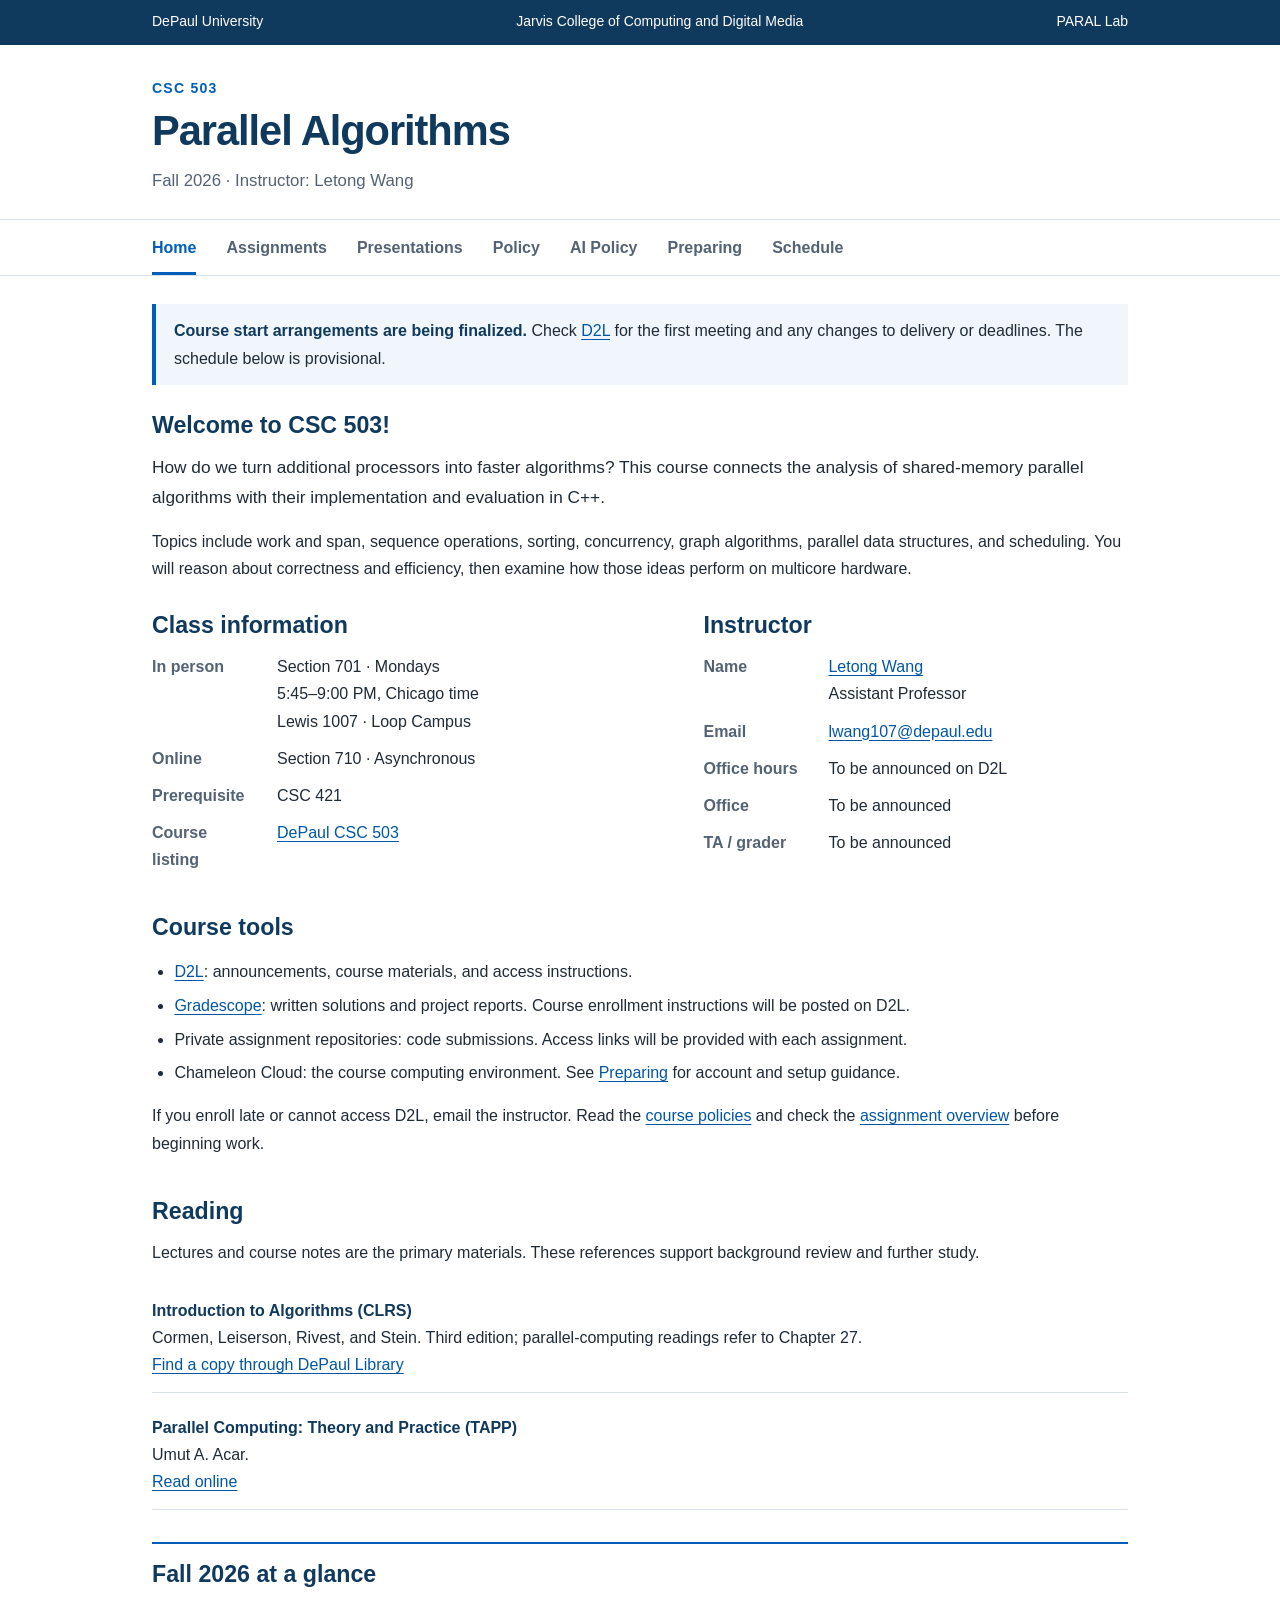
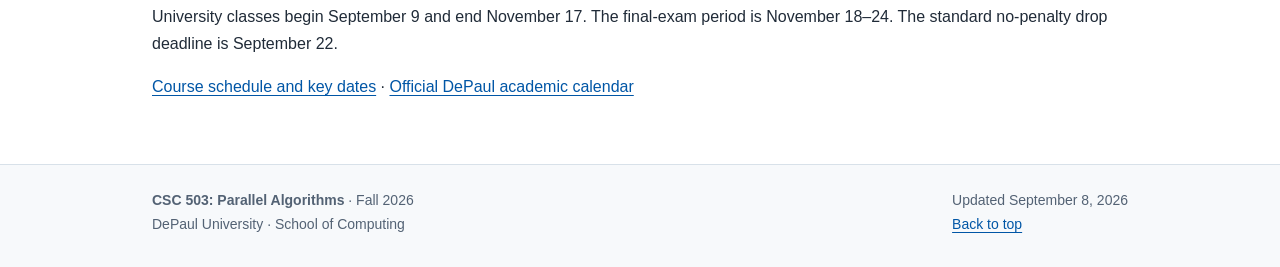
<file: teaching/csc503/fall2026/index.html>
<!DOCTYPE html>
<html lang="en">
<head>
<meta charset="utf-8">
<meta name="viewport" content="width=device-width, initial-scale=1">
<title>Home | CSC 503 | DePaul University</title>
<meta name="description" content="Home — CSC 503: Parallel Algorithms, Fall 2026, DePaul University. Instructor: Letong Wang.">
<meta name="theme-color" content="#10395e">
<link rel="stylesheet" href="./assets/course.css">
</head>
<body id="top">
<a class="skip" href="#main">Skip to content</a>
<div class="institution"><div class="wrap"><a href="https://www.depaul.edu/">DePaul University</a><span class="college">Jarvis College of Computing and Digital Media</span><a href="https://lottiewang.github.io/PARAL-Lab/">PARAL Lab</a></div></div>
<header class="masthead"><div class="wrap"><p class="eyebrow">CSC 503</p><h1><a href="./index.html">Parallel Algorithms</a></h1><p class="term">Fall 2026 · Instructor: Letong Wang</p></div></header>
<nav class="nav" aria-label="Course navigation"><ul class="wrap"><li><a href="./index.html" aria-current="page">Home</a></li><li><a href="./assignments/">Assignments</a></li><li><a href="./presentations/">Presentations</a></li><li><a href="./policy/">Policy</a></li><li><a href="./ai-policy/">AI Policy</a></li><li><a href="./preparing/">Preparing</a></li><li><a href="./schedule/">Schedule</a></li></ul></nav>
<main class="wrap" id="main">
<div class="notice"><p><strong>Course start arrangements are being finalized.</strong> Check <a href="https://d2l.depaul.edu/">D2L</a> for the first meeting and any changes to delivery or deadlines. The schedule below is provisional.</p></div>
<h2 style="margin-top:0">Welcome to CSC 503!</h2>
<p class="lead">How do we turn additional processors into faster algorithms? This course connects the analysis of shared-memory parallel algorithms with their implementation and evaluation in C++.</p>
<p>Topics include work and span, sequence operations, sorting, concurrency, graph algorithms, parallel data structures, and scheduling. You will reason about correctness and efficiency, then examine how those ideas perform on multicore hardware.</p>
<div class="two-col">
<section><h2>Class information</h2><dl class="details"><dt>In person</dt><dd>Section 701 · Mondays<br>5:45–9:00 PM, Chicago time<br>Lewis 1007 · Loop Campus</dd><dt>Online</dt><dd>Section 710 · Asynchronous</dd><dt>Prerequisite</dt><dd>CSC 421</dd><dt>Course listing</dt><dd><a href="https://www.cdm.depaul.edu/academics/Pages/courseinfo.aspx?Subject=CSC&amp;CatalogNbr=503">DePaul CSC 503</a></dd></dl></section>
<section><h2>Instructor</h2><dl class="details"><dt>Name</dt><dd><a href="https://sites.google.com/view/letong-wang/home">Letong Wang</a><br>Assistant Professor</dd><dt>Email</dt><dd><a href="mailto:lwang107@depaul.edu">lwang107@depaul.edu</a></dd><dt>Office hours</dt><dd>To be announced on D2L</dd><dt>Office</dt><dd>To be announced</dd><dt>TA / grader</dt><dd>To be announced</dd></dl></section>
</div>
<h2>Course tools</h2>
<ul><li><a href="https://d2l.depaul.edu/">D2L</a>: announcements, course materials, and access instructions.</li><li><a href="https://www.gradescope.com/">Gradescope</a>: written solutions and project reports. Course enrollment instructions will be posted on D2L.</li><li>Private assignment repositories: code submissions. Access links will be provided with each assignment.</li><li>Chameleon Cloud: the course computing environment. See <a href="preparing/">Preparing</a> for account and setup guidance.</li></ul>
<p>If you enroll late or cannot access D2L, email the instructor. Read the <a href="policy/">course policies</a> and check the <a href="assignments/">assignment overview</a> before beginning work.</p>
<h2>Reading</h2>
<p>Lectures and course notes are the primary materials. These references support background review and further study.</p>
<ul class="resources"><li><strong>Introduction to Algorithms (CLRS)</strong><p>Cormen, Leiserson, Rivest, and Stein. Third edition; parallel-computing readings refer to Chapter 27.</p><a href="https://library.depaul.edu/">Find a copy through DePaul Library</a></li><li><strong>Parallel Computing: Theory and Practice (TAPP)</strong><p>Umut A. Acar.</p><a href="https://www.cs.cmu.edu/afs/cs/academic/class/15210-f15/www/tapp.html">Read online</a></li></ul>
<section class="calendar-note"><h2>Fall 2026 at a glance</h2><p>University classes begin September 9 and end November 17. The final-exam period is November 18–24. The standard no-penalty drop deadline is September 22.</p><p><a href="schedule/">Course schedule and key dates</a> · <a href="https://academics.depaul.edu/calendar/Pages/default.aspx">Official DePaul academic calendar</a></p></section>
</main>
<footer class="footer"><div class="wrap"><div><p><strong>CSC 503: Parallel Algorithms</strong> · Fall 2026</p><p>DePaul University · School of Computing</p></div><p>Updated September 8, 2026<br><a class="back-top" href="#top">Back to top</a></p></div></footer>
</body></html>
</file>
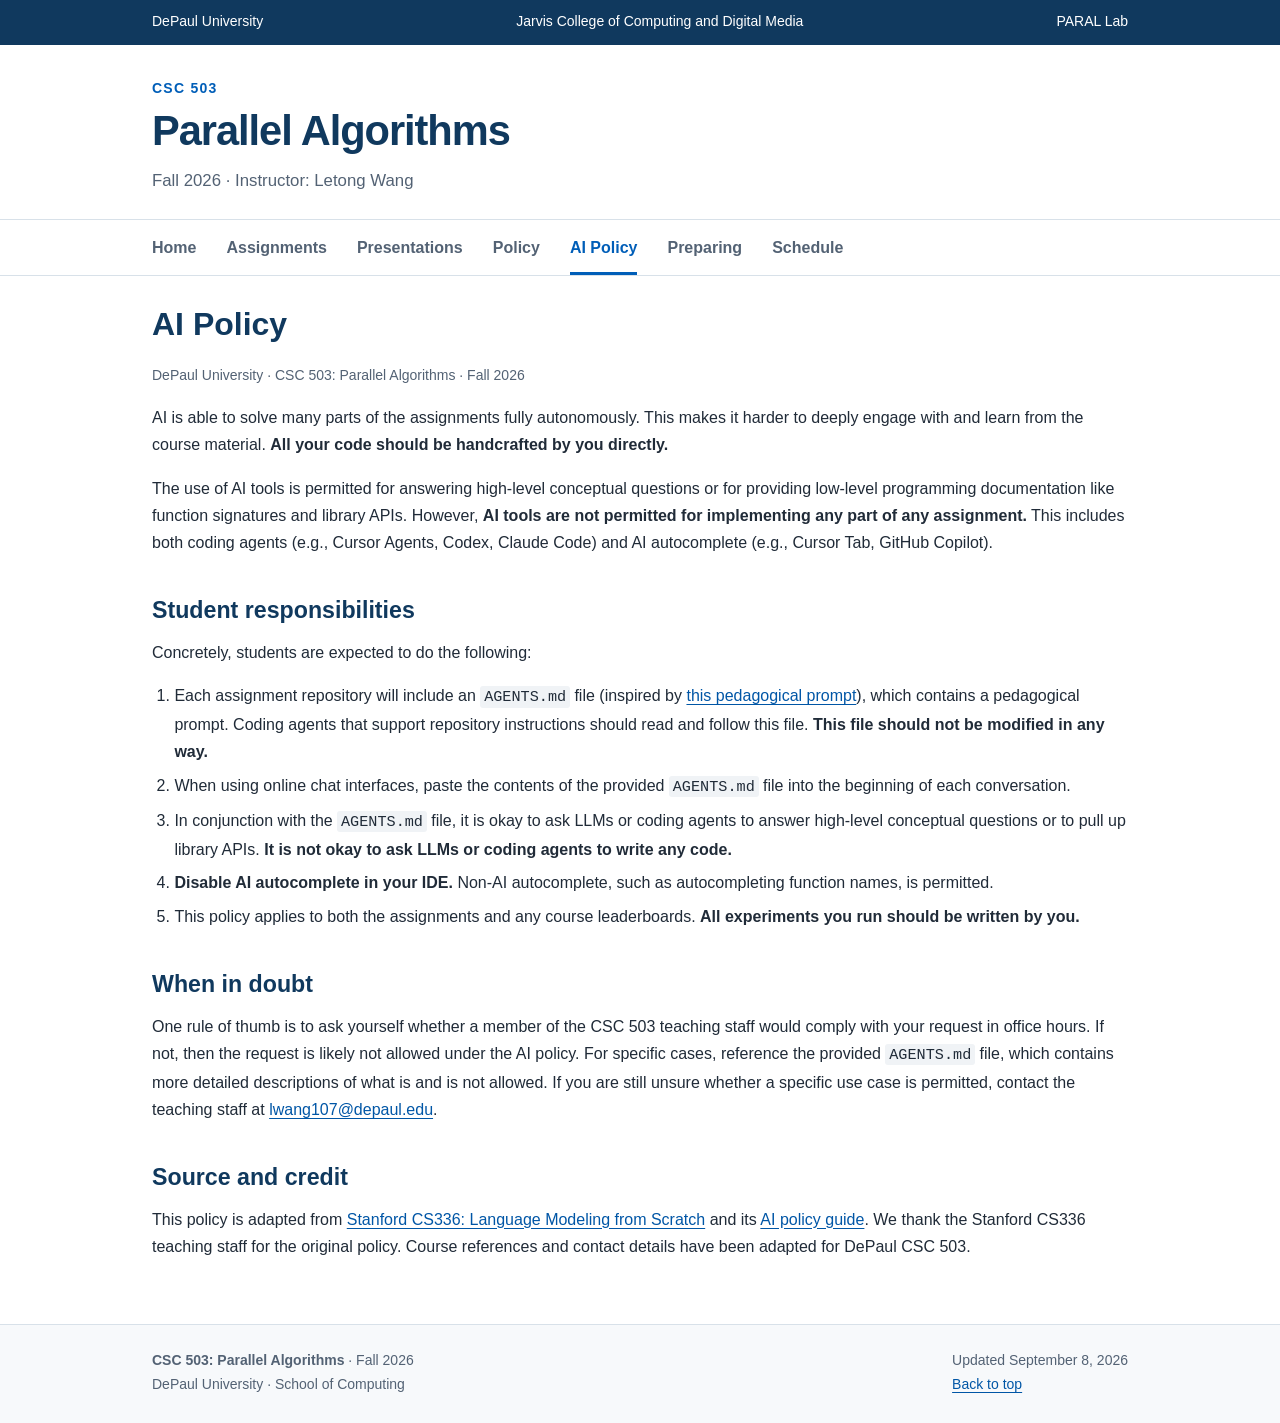
<file: teaching/csc503/fall2026/ai-policy/index.html>
<!DOCTYPE html>
<html lang="en">
<head>
<meta charset="utf-8">
<meta name="viewport" content="width=device-width, initial-scale=1">
<title>AI Policy | CSC 503 | DePaul University</title>
<meta name="description" content="AI Policy — CSC 503: Parallel Algorithms, Fall 2026, DePaul University. Instructor: Letong Wang.">
<meta name="theme-color" content="#10395e">
<link rel="stylesheet" href="../assets/course.css">
</head>
<body id="top">
<a class="skip" href="#main">Skip to content</a>
<div class="institution"><div class="wrap"><a href="https://www.depaul.edu/">DePaul University</a><span class="college">Jarvis College of Computing and Digital Media</span><a href="https://lottiewang.github.io/PARAL-Lab/">PARAL Lab</a></div></div>
<header class="masthead"><div class="wrap"><p class="eyebrow">CSC 503</p><h1><a href="../index.html">Parallel Algorithms</a></h1><p class="term">Fall 2026 · Instructor: Letong Wang</p></div></header>
<nav class="nav" aria-label="Course navigation"><ul class="wrap"><li><a href="../index.html">Home</a></li><li><a href="../assignments/">Assignments</a></li><li><a href="../presentations/">Presentations</a></li><li><a href="../policy/">Policy</a></li><li><a href="../ai-policy/" aria-current="page">AI Policy</a></li><li><a href="../preparing/">Preparing</a></li><li><a href="../schedule/">Schedule</a></li></ul></nav>
<main class="wrap" id="main">
<h2 class="page-title">AI Policy</h2>
<p class="small">DePaul University · CSC 503: Parallel Algorithms · Fall 2026</p>
<p>AI is able to solve many parts of the assignments fully autonomously. This makes it harder to deeply engage with and learn from the course material. <strong>All your code should be handcrafted by you directly.</strong></p>
<p>The use of AI tools is permitted for answering high-level conceptual questions or for providing low-level programming documentation like function signatures and library APIs. However, <strong>AI tools are not permitted for implementing any part of any assignment.</strong> This includes both coding agents (e.g., Cursor Agents, Codex, Claude Code) and AI autocomplete (e.g., Cursor Tab, GitHub Copilot).</p>
<h2>Student responsibilities</h2>
<p>Concretely, students are expected to do the following:</p>
<ol>
<li>Each assignment repository will include an <code>AGENTS.md</code> file (inspired by <a href="https://gist.github.com/1cg/a6c6f2276a1fe5ee172282580a44a7ac">this pedagogical prompt</a>), which contains a pedagogical prompt. Coding agents that support repository instructions should read and follow this file. <strong>This file should not be modified in any way.</strong></li>
<li>When using online chat interfaces, paste the contents of the provided <code>AGENTS.md</code> file into the beginning of each conversation.</li>
<li>In conjunction with the <code>AGENTS.md</code> file, it is okay to ask LLMs or coding agents to answer high-level conceptual questions or to pull up library APIs. <strong>It is not okay to ask LLMs or coding agents to write any code.</strong></li>
<li><strong>Disable AI autocomplete in your IDE.</strong> Non-AI autocomplete, such as autocompleting function names, is permitted.</li>
<li>This policy applies to both the assignments and any course leaderboards. <strong>All experiments you run should be written by you.</strong></li>
</ol>
<h2>When in doubt</h2>
<p>One rule of thumb is to ask yourself whether a member of the CSC 503 teaching staff would comply with your request in office hours. If not, then the request is likely not allowed under the AI policy. For specific cases, reference the provided <code>AGENTS.md</code> file, which contains more detailed descriptions of what is and is not allowed. If you are still unsure whether a specific use case is permitted, contact the teaching staff at <a href="mailto:lwang107@depaul.edu">lwang107@depaul.edu</a>.</p>
<h2>Source and credit</h2>
<p>This policy is adapted from <a href="https://cs336.stanford.edu/">Stanford CS336: Language Modeling from Scratch</a> and its <a href="https://docs.google.com/document/d/1SZAlExB1qAc9izHt54gwunNpjKE6wXb8Y7yA_e-baK8/edit?tab=t.0">AI policy guide</a>. We thank the Stanford CS336 teaching staff for the original policy. Course references and contact details have been adapted for DePaul CSC 503.</p>
</main>
<footer class="footer"><div class="wrap"><div><p><strong>CSC 503: Parallel Algorithms</strong> · Fall 2026</p><p>DePaul University · School of Computing</p></div><p>Updated September 8, 2026<br><a class="back-top" href="#top">Back to top</a></p></div></footer>
</body></html>
</file>
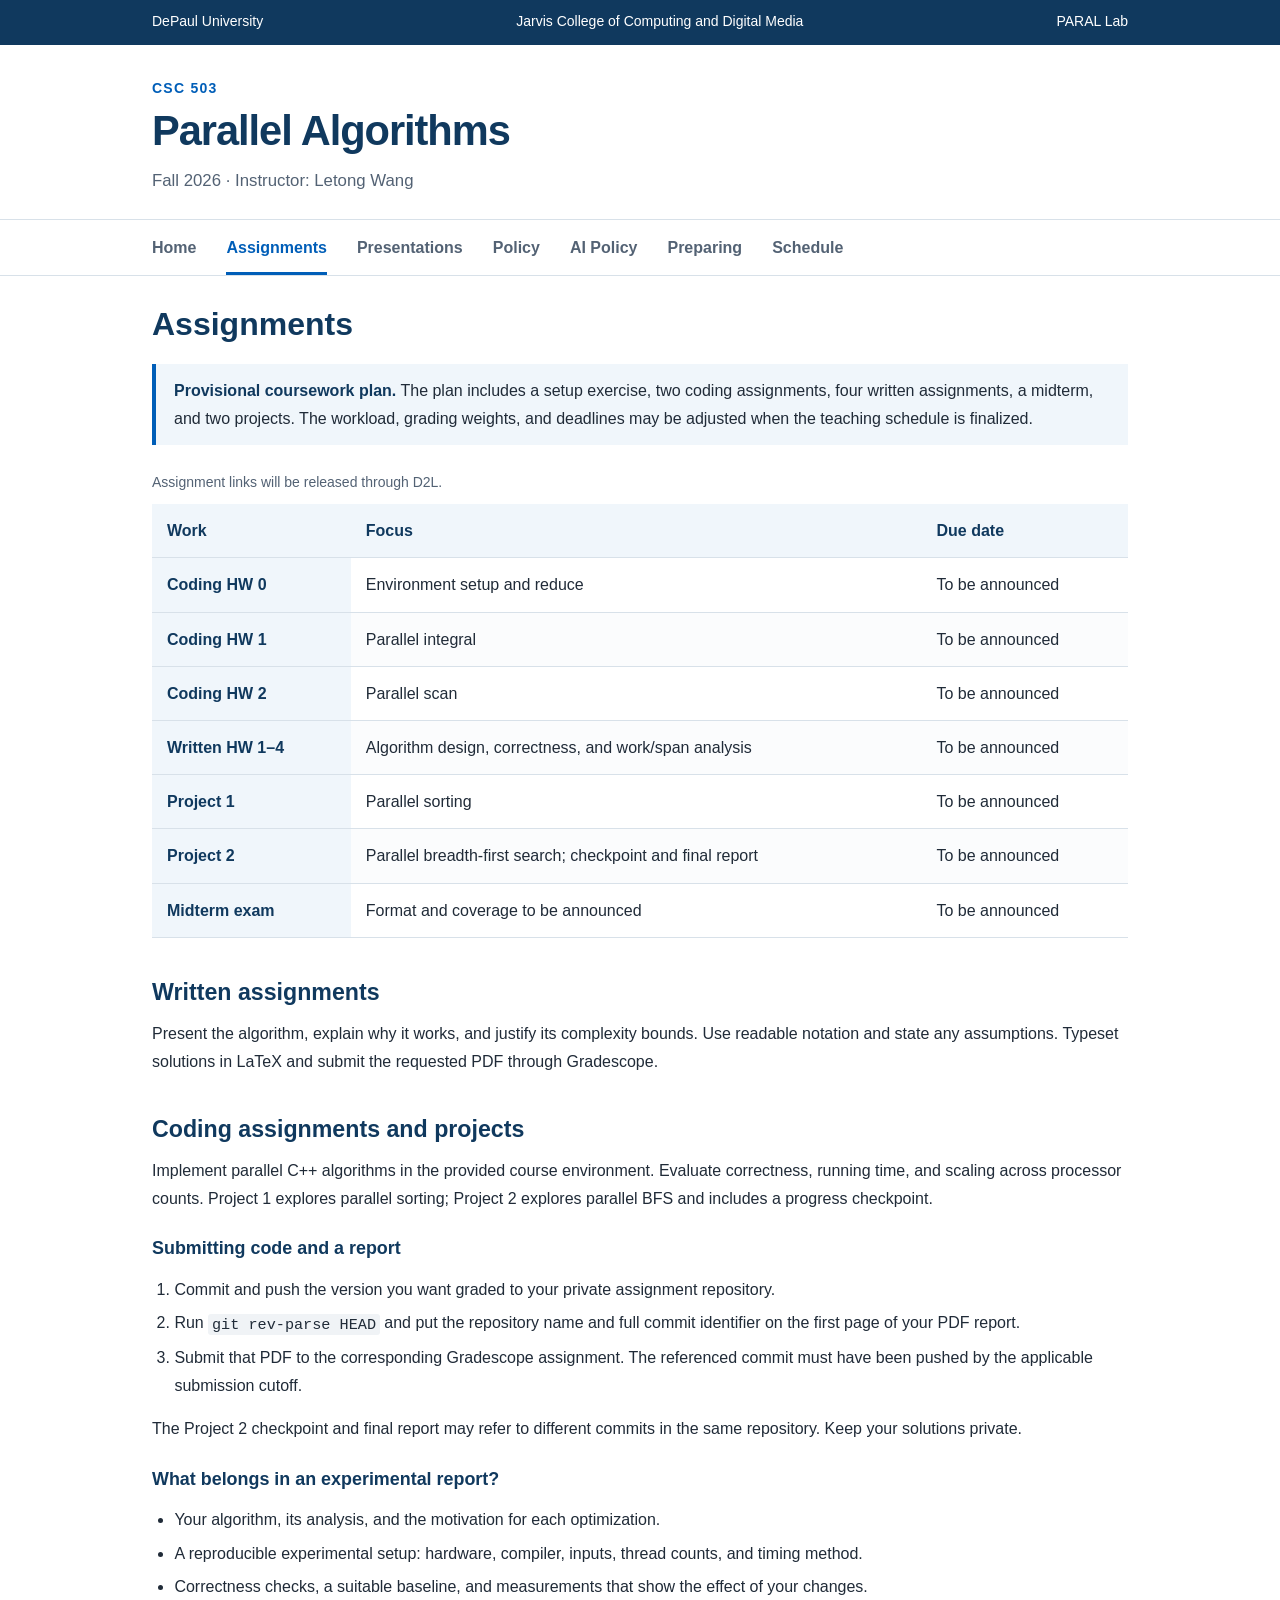
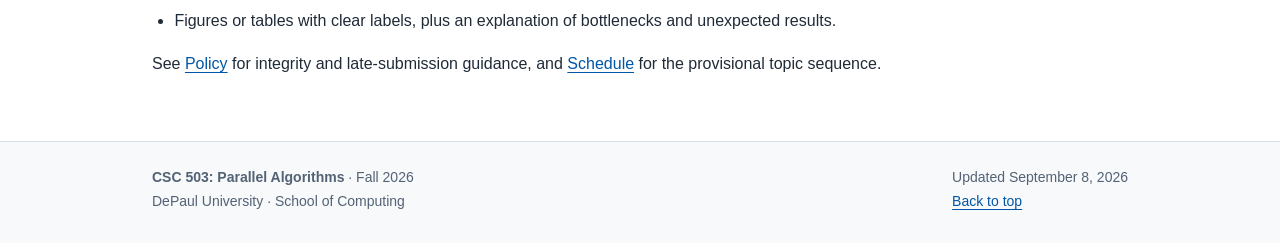
<file: teaching/csc503/fall2026/assignments/index.html>
<!DOCTYPE html>
<html lang="en">
<head>
<meta charset="utf-8">
<meta name="viewport" content="width=device-width, initial-scale=1">
<title>Assignments | CSC 503 | DePaul University</title>
<meta name="description" content="Assignments — CSC 503: Parallel Algorithms, Fall 2026, DePaul University. Instructor: Letong Wang.">
<meta name="theme-color" content="#10395e">
<link rel="stylesheet" href="../assets/course.css">
</head>
<body id="top">
<a class="skip" href="#main">Skip to content</a>
<div class="institution"><div class="wrap"><a href="https://www.depaul.edu/">DePaul University</a><span class="college">Jarvis College of Computing and Digital Media</span><a href="https://lottiewang.github.io/PARAL-Lab/">PARAL Lab</a></div></div>
<header class="masthead"><div class="wrap"><p class="eyebrow">CSC 503</p><h1><a href="../index.html">Parallel Algorithms</a></h1><p class="term">Fall 2026 · Instructor: Letong Wang</p></div></header>
<nav class="nav" aria-label="Course navigation"><ul class="wrap"><li><a href="../index.html">Home</a></li><li><a href="../assignments/" aria-current="page">Assignments</a></li><li><a href="../presentations/">Presentations</a></li><li><a href="../policy/">Policy</a></li><li><a href="../ai-policy/">AI Policy</a></li><li><a href="../preparing/">Preparing</a></li><li><a href="../schedule/">Schedule</a></li></ul></nav>
<main class="wrap" id="main">
<h2 class="page-title">Assignments</h2>
<div class="notice"><p><strong>Provisional coursework plan.</strong> The plan includes a setup exercise, two coding assignments, four written assignments, a midterm, and two projects. The workload, grading weights, and deadlines may be adjusted when the teaching schedule is finalized.</p></div>
<div class="table-scroll"><table><caption>Assignment links will be released through D2L.</caption><thead><tr><th scope="col">Work</th><th scope="col">Focus</th><th scope="col">Due date</th></tr></thead><tbody>
<tr><th scope="row">Coding HW 0</th><td>Environment setup and reduce</td><td>To be announced</td></tr>
<tr><th scope="row">Coding HW 1</th><td>Parallel integral</td><td>To be announced</td></tr>
<tr><th scope="row">Coding HW 2</th><td>Parallel scan</td><td>To be announced</td></tr>
<tr><th scope="row">Written HW 1–4</th><td>Algorithm design, correctness, and work/span analysis</td><td>To be announced</td></tr>
<tr><th scope="row">Project 1</th><td>Parallel sorting</td><td>To be announced</td></tr>
<tr><th scope="row">Project 2</th><td>Parallel breadth-first search; checkpoint and final report</td><td>To be announced</td></tr>
<tr><th scope="row">Midterm exam</th><td>Format and coverage to be announced</td><td>To be announced</td></tr>
</tbody></table></div>
<h2>Written assignments</h2><p>Present the algorithm, explain why it works, and justify its complexity bounds. Use readable notation and state any assumptions. Typeset solutions in LaTeX and submit the requested PDF through Gradescope.</p>
<h2>Coding assignments and projects</h2><p>Implement parallel C++ algorithms in the provided course environment. Evaluate correctness, running time, and scaling across processor counts. Project 1 explores parallel sorting; Project 2 explores parallel BFS and includes a progress checkpoint.</p>
<h3>Submitting code and a report</h3><ol><li>Commit and push the version you want graded to your private assignment repository.</li><li>Run <code>git rev-parse HEAD</code> and put the repository name and full commit identifier on the first page of your PDF report.</li><li>Submit that PDF to the corresponding Gradescope assignment. The referenced commit must have been pushed by the applicable submission cutoff.</li></ol><p>The Project 2 checkpoint and final report may refer to different commits in the same repository. Keep your solutions private.</p>
<h3>What belongs in an experimental report?</h3><ul><li>Your algorithm, its analysis, and the motivation for each optimization.</li><li>A reproducible experimental setup: hardware, compiler, inputs, thread counts, and timing method.</li><li>Correctness checks, a suitable baseline, and measurements that show the effect of your changes.</li><li>Figures or tables with clear labels, plus an explanation of bottlenecks and unexpected results.</li></ul>
<p>See <a href="../policy/">Policy</a> for integrity and late-submission guidance, and <a href="../schedule/">Schedule</a> for the provisional topic sequence.</p>
</main>
<footer class="footer"><div class="wrap"><div><p><strong>CSC 503: Parallel Algorithms</strong> · Fall 2026</p><p>DePaul University · School of Computing</p></div><p>Updated September 8, 2026<br><a class="back-top" href="#top">Back to top</a></p></div></footer>
</body></html>
</file>
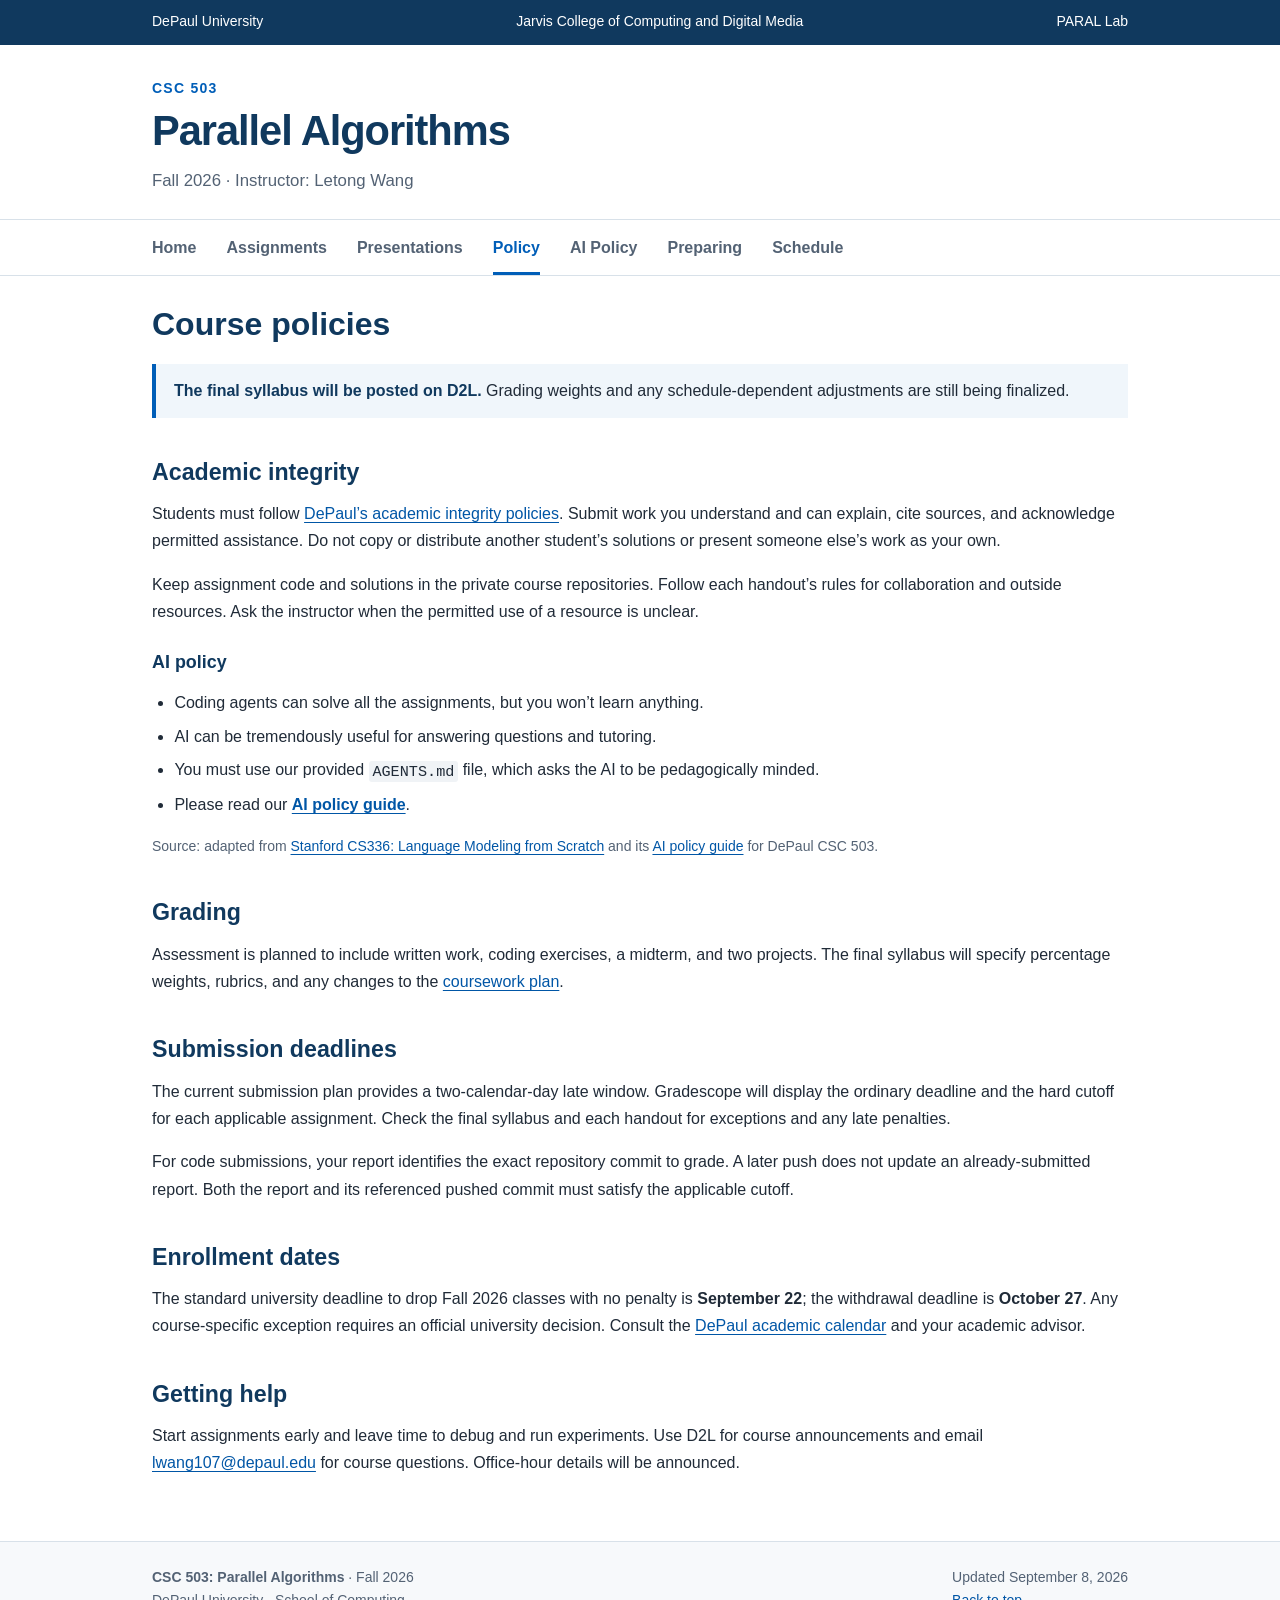
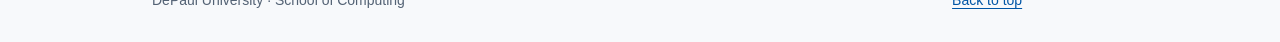
<file: teaching/csc503/fall2026/policy/index.html>
<!DOCTYPE html>
<html lang="en">
<head>
<meta charset="utf-8">
<meta name="viewport" content="width=device-width, initial-scale=1">
<title>Policy | CSC 503 | DePaul University</title>
<meta name="description" content="Policy — CSC 503: Parallel Algorithms, Fall 2026, DePaul University. Instructor: Letong Wang.">
<meta name="theme-color" content="#10395e">
<link rel="stylesheet" href="../assets/course.css">
</head>
<body id="top">
<a class="skip" href="#main">Skip to content</a>
<div class="institution"><div class="wrap"><a href="https://www.depaul.edu/">DePaul University</a><span class="college">Jarvis College of Computing and Digital Media</span><a href="https://lottiewang.github.io/PARAL-Lab/">PARAL Lab</a></div></div>
<header class="masthead"><div class="wrap"><p class="eyebrow">CSC 503</p><h1><a href="../index.html">Parallel Algorithms</a></h1><p class="term">Fall 2026 · Instructor: Letong Wang</p></div></header>
<nav class="nav" aria-label="Course navigation"><ul class="wrap"><li><a href="../index.html">Home</a></li><li><a href="../assignments/">Assignments</a></li><li><a href="../presentations/">Presentations</a></li><li><a href="../policy/" aria-current="page">Policy</a></li><li><a href="../ai-policy/">AI Policy</a></li><li><a href="../preparing/">Preparing</a></li><li><a href="../schedule/">Schedule</a></li></ul></nav>
<main class="wrap" id="main">
<h2 class="page-title">Course policies</h2>
<div class="notice"><p><strong>The final syllabus will be posted on D2L.</strong> Grading weights and any schedule-dependent adjustments are still being finalized.</p></div>
<h2 id="academic-integrity">Academic integrity</h2><p>Students must follow <a href="https://offices.depaul.edu/academic-affairs/faculty-resources/academic-integrity/Pages/default.aspx">DePaul’s academic integrity policies</a>. Submit work you understand and can explain, cite sources, and acknowledge permitted assistance. Do not copy or distribute another student’s solutions or present someone else’s work as your own.</p>
<p>Keep assignment code and solutions in the private course repositories. Follow each handout’s rules for collaboration and outside resources. Ask the instructor when the permitted use of a resource is unclear.</p>
<h3 id="ai-policy">AI policy</h3>
<ul>
<li>Coding agents can solve all the assignments, but you won’t learn anything.</li>
<li>AI can be tremendously useful for answering questions and tutoring.</li>
<li>You must use our provided <code>AGENTS.md</code> file, which asks the AI to be pedagogically minded.</li>
<li>Please read our <a href="../ai-policy/"><strong>AI policy guide</strong></a>.</li>
</ul>
<p class="small">Source: adapted from <a href="https://cs336.stanford.edu/">Stanford CS336: Language Modeling from Scratch</a> and its <a href="https://docs.google.com/document/d/1SZAlExB1qAc9izHt54gwunNpjKE6wXb8Y7yA_e-baK8/edit?tab=t.0">AI policy guide</a> for DePaul CSC 503.</p>
<h2>Grading</h2><p>Assessment is planned to include written work, coding exercises, a midterm, and two projects. The final syllabus will specify percentage weights, rubrics, and any changes to the <a href="../assignments/">coursework plan</a>.</p>
<h2>Submission deadlines</h2><p>The current submission plan provides a two-calendar-day late window. Gradescope will display the ordinary deadline and the hard cutoff for each applicable assignment. Check the final syllabus and each handout for exceptions and any late penalties.</p><p>For code submissions, your report identifies the exact repository commit to grade. A later push does not update an already-submitted report. Both the report and its referenced pushed commit must satisfy the applicable cutoff.</p>
<h2>Enrollment dates</h2><p>The standard university deadline to drop Fall 2026 classes with no penalty is <strong>September 22</strong>; the withdrawal deadline is <strong>October 27</strong>. Any course-specific exception requires an official university decision. Consult the <a href="https://academics.depaul.edu/calendar/Pages/default.aspx">DePaul academic calendar</a> and your academic advisor.</p>
<h2>Getting help</h2><p>Start assignments early and leave time to debug and run experiments. Use D2L for course announcements and email <a href="mailto:lwang107@depaul.edu">lwang107@depaul.edu</a> for course questions. Office-hour details will be announced.</p>
</main>
<footer class="footer"><div class="wrap"><div><p><strong>CSC 503: Parallel Algorithms</strong> · Fall 2026</p><p>DePaul University · School of Computing</p></div><p>Updated September 8, 2026<br><a class="back-top" href="#top">Back to top</a></p></div></footer>
</body></html>
</file>
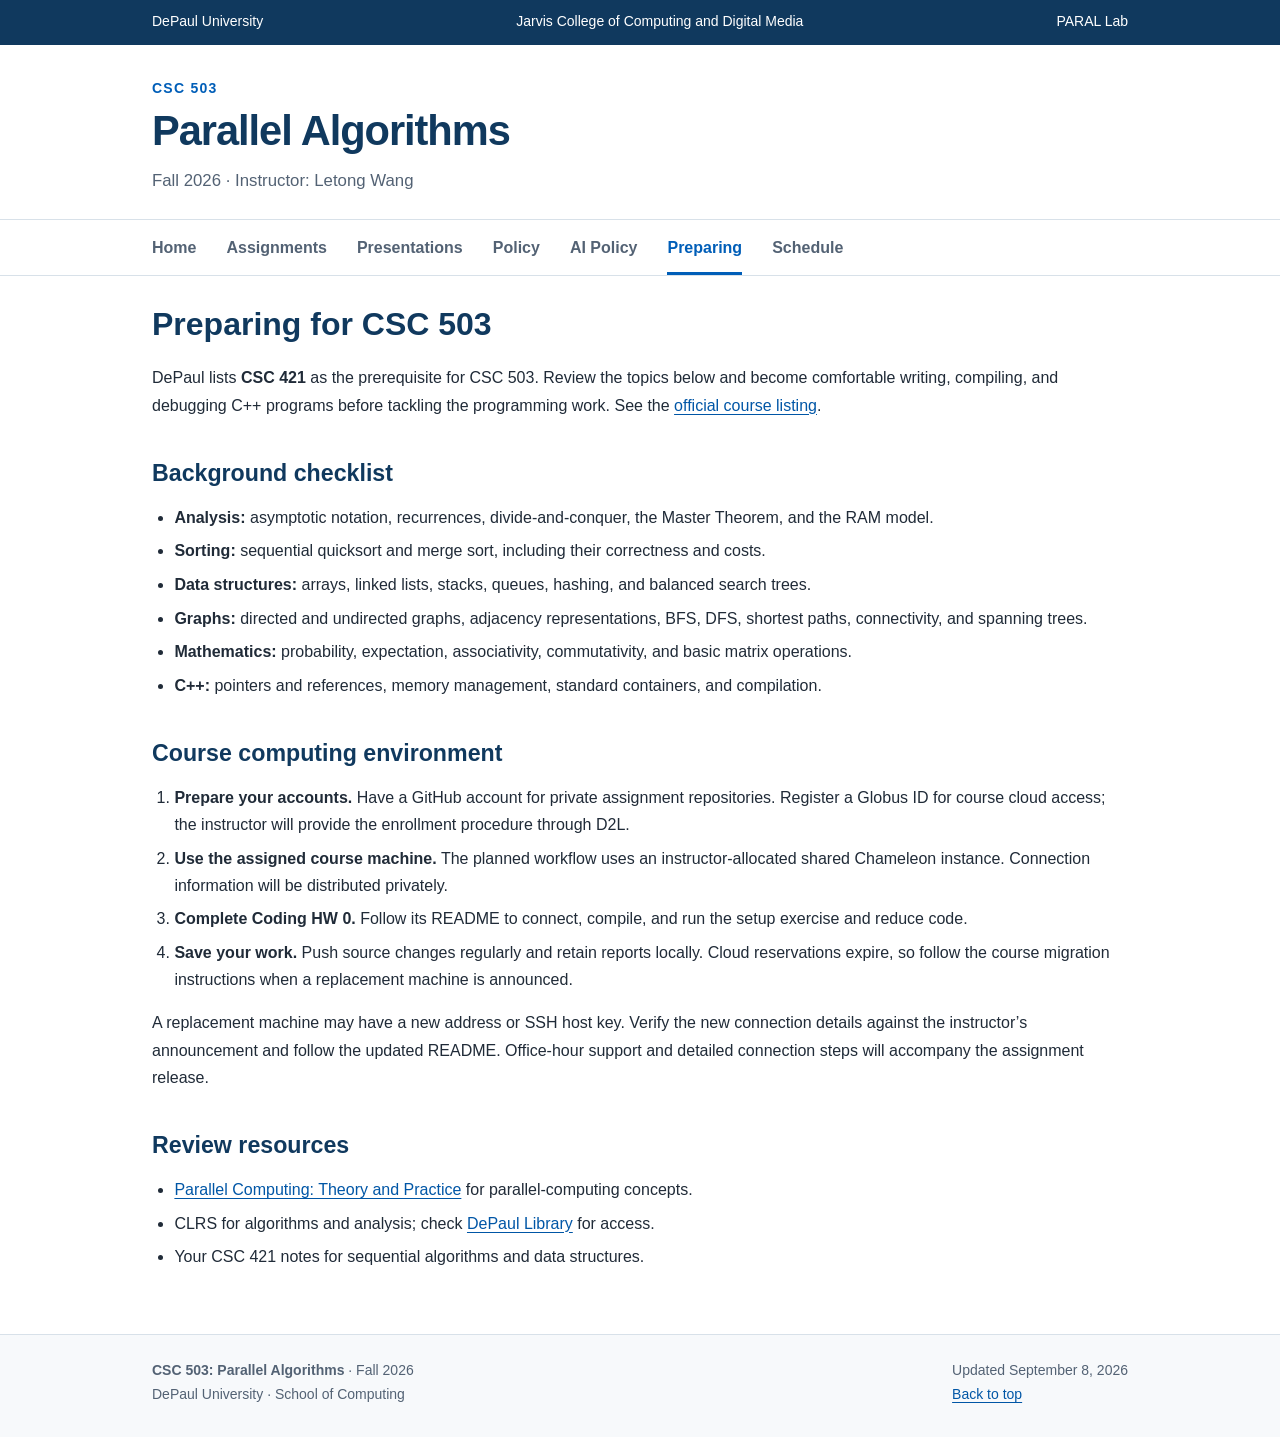
<file: teaching/csc503/fall2026/preparing/index.html>
<!DOCTYPE html>
<html lang="en">
<head>
<meta charset="utf-8">
<meta name="viewport" content="width=device-width, initial-scale=1">
<title>Preparing | CSC 503 | DePaul University</title>
<meta name="description" content="Preparing — CSC 503: Parallel Algorithms, Fall 2026, DePaul University. Instructor: Letong Wang.">
<meta name="theme-color" content="#10395e">
<link rel="stylesheet" href="../assets/course.css">
</head>
<body id="top">
<a class="skip" href="#main">Skip to content</a>
<div class="institution"><div class="wrap"><a href="https://www.depaul.edu/">DePaul University</a><span class="college">Jarvis College of Computing and Digital Media</span><a href="https://lottiewang.github.io/PARAL-Lab/">PARAL Lab</a></div></div>
<header class="masthead"><div class="wrap"><p class="eyebrow">CSC 503</p><h1><a href="../index.html">Parallel Algorithms</a></h1><p class="term">Fall 2026 · Instructor: Letong Wang</p></div></header>
<nav class="nav" aria-label="Course navigation"><ul class="wrap"><li><a href="../index.html">Home</a></li><li><a href="../assignments/">Assignments</a></li><li><a href="../presentations/">Presentations</a></li><li><a href="../policy/">Policy</a></li><li><a href="../ai-policy/">AI Policy</a></li><li><a href="../preparing/" aria-current="page">Preparing</a></li><li><a href="../schedule/">Schedule</a></li></ul></nav>
<main class="wrap" id="main">
<h2 class="page-title">Preparing for CSC 503</h2>
<p>DePaul lists <strong>CSC 421</strong> as the prerequisite for CSC 503. Review the topics below and become comfortable writing, compiling, and debugging C++ programs before tackling the programming work. See the <a href="https://www.cdm.depaul.edu/academics/Pages/courseinfo.aspx?Subject=CSC&amp;CatalogNbr=503">official course listing</a>.</p>
<h2>Background checklist</h2>
<ul><li><strong>Analysis:</strong> asymptotic notation, recurrences, divide-and-conquer, the Master Theorem, and the RAM model.</li><li><strong>Sorting:</strong> sequential quicksort and merge sort, including their correctness and costs.</li><li><strong>Data structures:</strong> arrays, linked lists, stacks, queues, hashing, and balanced search trees.</li><li><strong>Graphs:</strong> directed and undirected graphs, adjacency representations, BFS, DFS, shortest paths, connectivity, and spanning trees.</li><li><strong>Mathematics:</strong> probability, expectation, associativity, commutativity, and basic matrix operations.</li><li><strong>C++:</strong> pointers and references, memory management, standard containers, and compilation.</li></ul>
<h2>Course computing environment</h2>
<ol><li><strong>Prepare your accounts.</strong> Have a GitHub account for private assignment repositories. Register a Globus ID for course cloud access; the instructor will provide the enrollment procedure through D2L.</li><li><strong>Use the assigned course machine.</strong> The planned workflow uses an instructor-allocated shared Chameleon instance. Connection information will be distributed privately.</li><li><strong>Complete Coding HW 0.</strong> Follow its README to connect, compile, and run the setup exercise and reduce code.</li><li><strong>Save your work.</strong> Push source changes regularly and retain reports locally. Cloud reservations expire, so follow the course migration instructions when a replacement machine is announced.</li></ol>
<p>A replacement machine may have a new address or SSH host key. Verify the new connection details against the instructor’s announcement and follow the updated README. Office-hour support and detailed connection steps will accompany the assignment release.</p>
<h2>Review resources</h2><ul><li><a href="https://www.cs.cmu.edu/afs/cs/academic/class/15210-f15/www/tapp.html">Parallel Computing: Theory and Practice</a> for parallel-computing concepts.</li><li>CLRS for algorithms and analysis; check <a href="https://library.depaul.edu/">DePaul Library</a> for access.</li><li>Your CSC 421 notes for sequential algorithms and data structures.</li></ul>
</main>
<footer class="footer"><div class="wrap"><div><p><strong>CSC 503: Parallel Algorithms</strong> · Fall 2026</p><p>DePaul University · School of Computing</p></div><p>Updated September 8, 2026<br><a class="back-top" href="#top">Back to top</a></p></div></footer>
</body></html>
</file>
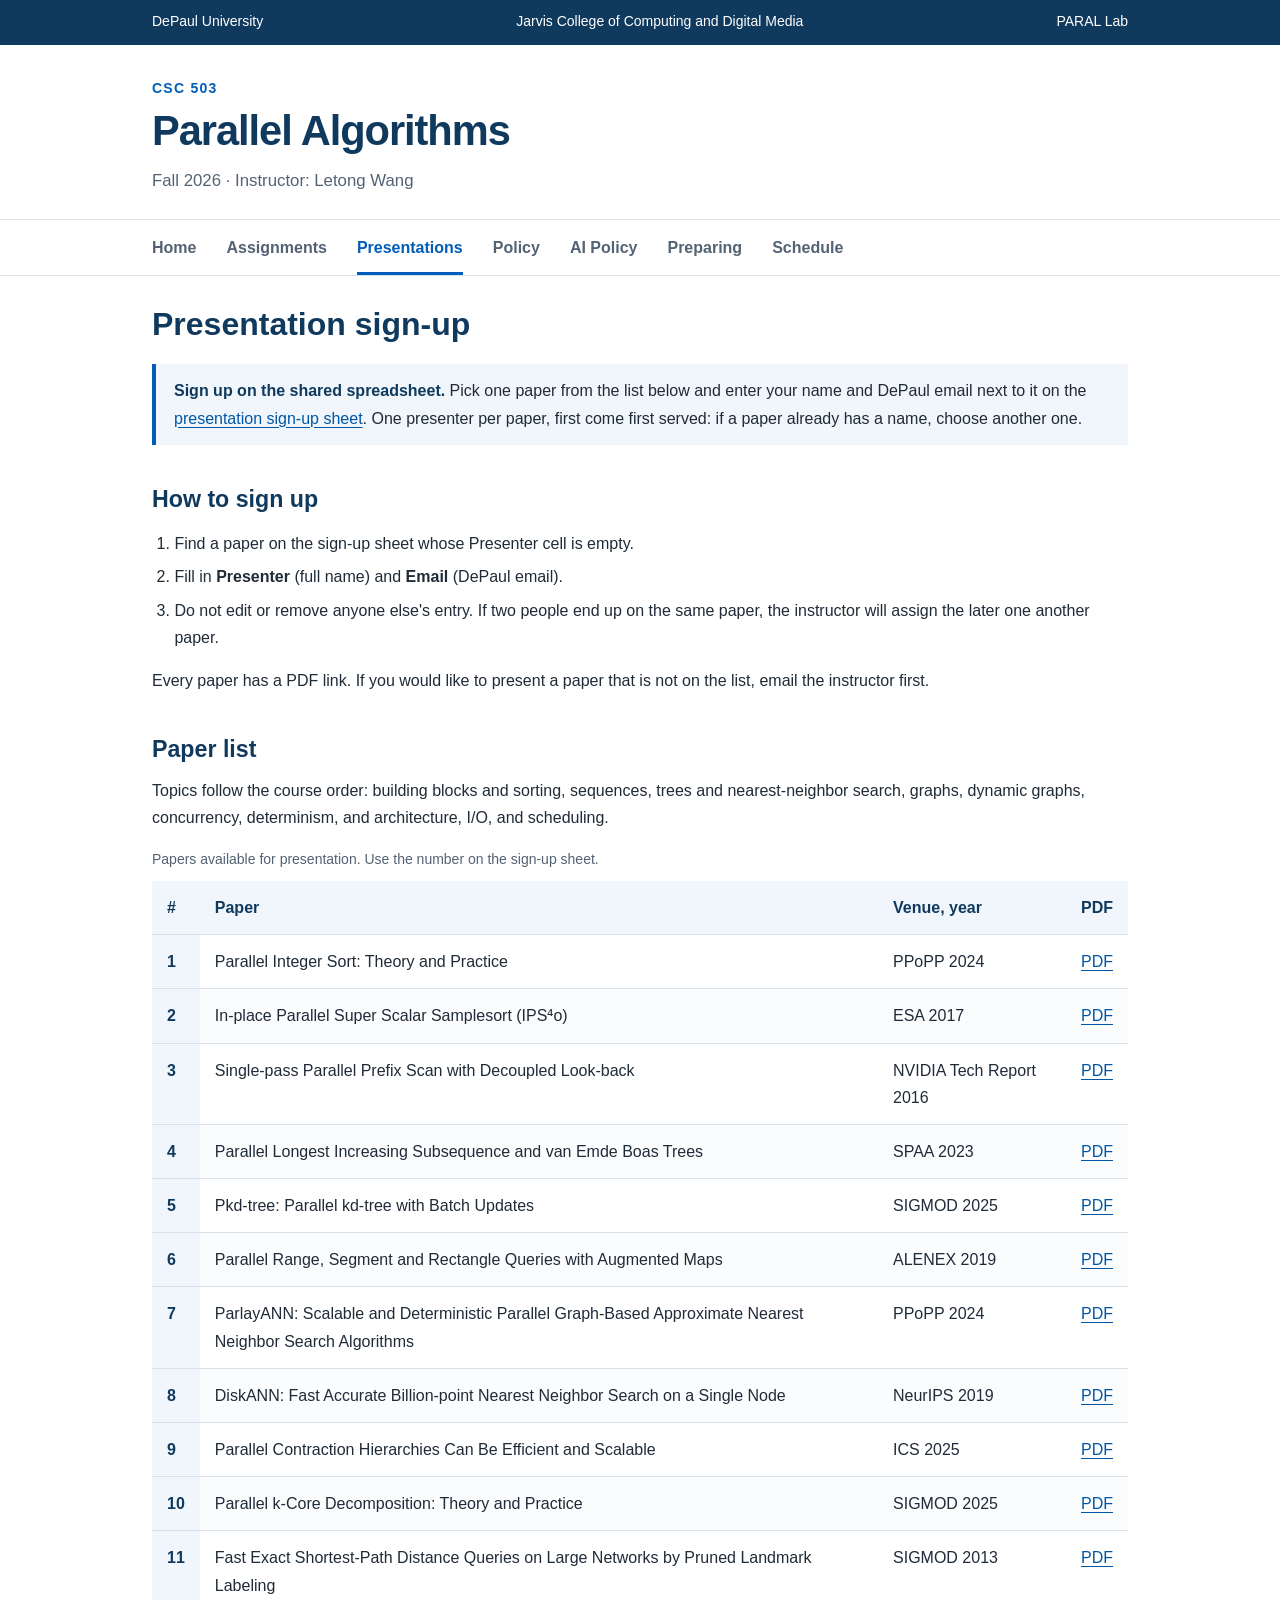
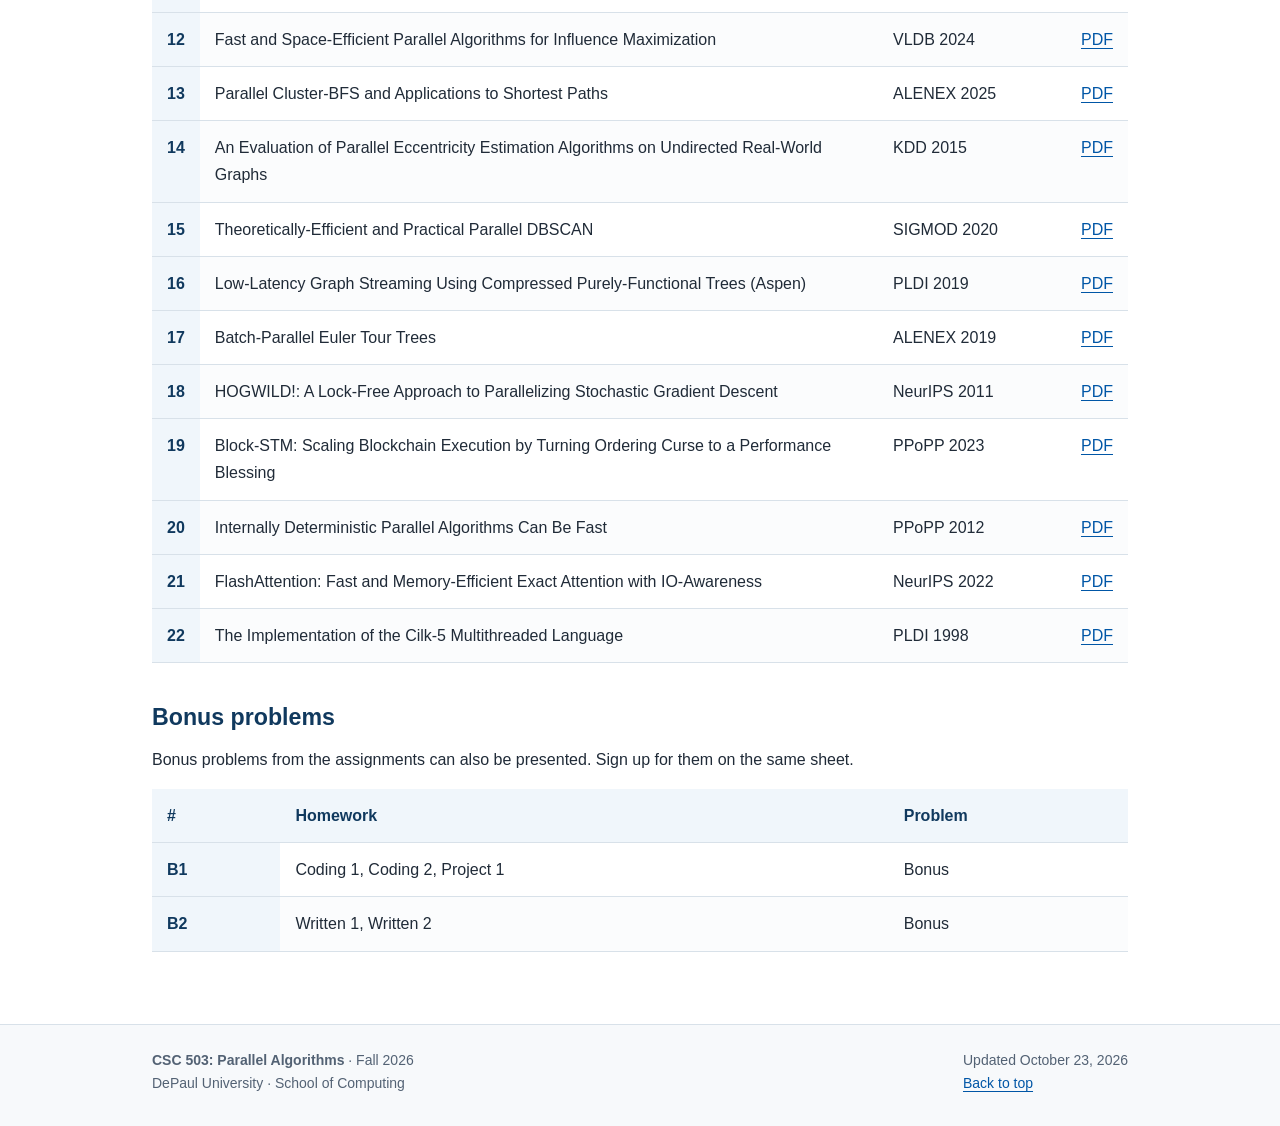
<file: teaching/csc503/fall2026/presentations/index.html>
<!DOCTYPE html>
<html lang="en">
<head>
<meta charset="utf-8">
<meta name="viewport" content="width=device-width, initial-scale=1">
<title>Presentations | CSC 503 | DePaul University</title>
<meta name="description" content="Presentations — CSC 503: Parallel Algorithms, Fall 2026, DePaul University. Instructor: Letong Wang.">
<meta name="theme-color" content="#10395e">
<link rel="stylesheet" href="../assets/course.css">
</head>
<body id="top">
<a class="skip" href="#main">Skip to content</a>
<div class="institution"><div class="wrap"><a href="https://www.depaul.edu/">DePaul University</a><span class="college">Jarvis College of Computing and Digital Media</span><a href="https://lottiewang.github.io/PARAL-Lab/">PARAL Lab</a></div></div>
<header class="masthead"><div class="wrap"><p class="eyebrow">CSC 503</p><h1><a href="../index.html">Parallel Algorithms</a></h1><p class="term">Fall 2026 · Instructor: Letong Wang</p></div></header>
<nav class="nav" aria-label="Course navigation"><ul class="wrap"><li><a href="../index.html">Home</a></li><li><a href="../assignments/">Assignments</a></li><li><a href="../presentations/" aria-current="page">Presentations</a></li><li><a href="../policy/">Policy</a></li><li><a href="../ai-policy/">AI Policy</a></li><li><a href="../preparing/">Preparing</a></li><li><a href="../schedule/">Schedule</a></li></ul></nav>
<main class="wrap" id="main">
<h2 class="page-title">Presentation sign-up</h2>
<div class="notice"><p><strong>Sign up on the shared spreadsheet.</strong> Pick one paper from the list below and enter your name and DePaul email next to it on the <a href="https://docs.google.com/spreadsheets/d/1hajWfHqeClGoF1p4wG5BEbpOJf-mTHbsvkGYDF-i11A/edit?usp=sharing">presentation sign-up sheet</a>. One presenter per paper, first come first served: if a paper already has a name, choose another one.</p></div>
<h2>How to sign up</h2>
<ol><li>Find a paper on the sign-up sheet whose Presenter cell is empty.</li><li>Fill in <strong>Presenter</strong> (full name) and <strong>Email</strong> (DePaul email).</li><li>Do not edit or remove anyone else's entry. If two people end up on the same paper, the instructor will assign the later one another paper.</li></ol>
<p>Every paper has a PDF link. If you would like to present a paper that is not on the list, email the instructor first.</p>
<h2>Paper list</h2>
<p>Topics follow the course order: building blocks and sorting, sequences, trees and nearest-neighbor search, graphs, dynamic graphs, concurrency, determinism, and architecture, I/O, and scheduling.</p>
<div class="table-scroll" tabindex="0" role="region" aria-label="Paper list"><table><caption>Papers available for presentation. Use the number on the sign-up sheet.</caption><thead><tr><th scope="col">#</th><th scope="col">Paper</th><th scope="col">Venue, year</th><th scope="col">PDF</th></tr></thead><tbody>
<tr><th scope="row">1</th><td>Parallel Integer Sort: Theory and Practice</td><td>PPoPP 2024</td><td><a href="https://arxiv.org/pdf/2401.00710">PDF</a></td></tr>
<tr><th scope="row">2</th><td>In-place Parallel Super Scalar Samplesort (IPS⁴o)</td><td>ESA 2017</td><td><a href="https://arxiv.org/pdf/1705.02257">PDF</a></td></tr>
<tr><th scope="row">3</th><td>Single-pass Parallel Prefix Scan with Decoupled Look-back</td><td>NVIDIA Tech Report 2016</td><td><a href="https://research.nvidia.com/sites/default/files/pubs/2016-03_Single-pass-Parallel-Prefix/nvr-2016-002.pdf">PDF</a></td></tr>
<tr><th scope="row">4</th><td>Parallel Longest Increasing Subsequence and van Emde Boas Trees</td><td>SPAA 2023</td><td><a href="https://arxiv.org/pdf/2208.09809">PDF</a></td></tr>
<tr><th scope="row">5</th><td>Pkd-tree: Parallel kd-tree with Batch Updates</td><td>SIGMOD 2025</td><td><a href="https://arxiv.org/pdf/2411.09275">PDF</a></td></tr>
<tr><th scope="row">6</th><td>Parallel Range, Segment and Rectangle Queries with Augmented Maps</td><td>ALENEX 2019</td><td><a href="https://arxiv.org/pdf/1803.08621">PDF</a></td></tr>
<tr><th scope="row">7</th><td>ParlayANN: Scalable and Deterministic Parallel Graph-Based Approximate Nearest Neighbor Search Algorithms</td><td>PPoPP 2024</td><td><a href="https://arxiv.org/pdf/2305.04359">PDF</a></td></tr>
<tr><th scope="row">8</th><td>DiskANN: Fast Accurate Billion-point Nearest Neighbor Search on a Single Node</td><td>NeurIPS 2019</td><td><a href="https://proceedings.neurips.cc/paper_files/paper/2019/file/09853c7fb1d3f8ee67a61b6bf4a7f8e6-Paper.pdf">PDF</a></td></tr>
<tr><th scope="row">9</th><td>Parallel Contraction Hierarchies Can Be Efficient and Scalable</td><td>ICS 2025</td><td><a href="https://arxiv.org/pdf/2412.18008">PDF</a></td></tr>
<tr><th scope="row">10</th><td>Parallel k-Core Decomposition: Theory and Practice</td><td>SIGMOD 2025</td><td><a href="https://arxiv.org/pdf/2502.08042">PDF</a></td></tr>
<tr><th scope="row">11</th><td>Fast Exact Shortest-Path Distance Queries on Large Networks by Pruned Landmark Labeling</td><td>SIGMOD 2013</td><td><a href="https://arxiv.org/pdf/1304.4661">PDF</a></td></tr>
<tr><th scope="row">12</th><td>Fast and Space-Efficient Parallel Algorithms for Influence Maximization</td><td>VLDB 2024</td><td><a href="https://arxiv.org/pdf/2311.07554">PDF</a></td></tr>
<tr><th scope="row">13</th><td>Parallel Cluster-BFS and Applications to Shortest Paths</td><td>ALENEX 2025</td><td><a href="https://arxiv.org/pdf/2410.17226">PDF</a></td></tr>
<tr><th scope="row">14</th><td>An Evaluation of Parallel Eccentricity Estimation Algorithms on Undirected Real-World Graphs</td><td>KDD 2015</td><td><a href="https://jshun.csail.mit.edu/eccentricity.pdf">PDF</a></td></tr>
<tr><th scope="row">15</th><td>Theoretically-Efficient and Practical Parallel DBSCAN</td><td>SIGMOD 2020</td><td><a href="https://arxiv.org/pdf/1912.06255">PDF</a></td></tr>
<tr><th scope="row">16</th><td>Low-Latency Graph Streaming Using Compressed Purely-Functional Trees (Aspen)</td><td>PLDI 2019</td><td><a href="https://arxiv.org/pdf/1904.08380">PDF</a></td></tr>
<tr><th scope="row">17</th><td>Batch-Parallel Euler Tour Trees</td><td>ALENEX 2019</td><td><a href="https://arxiv.org/pdf/1810.10738">PDF</a></td></tr>
<tr><th scope="row">18</th><td>HOGWILD!: A Lock-Free Approach to Parallelizing Stochastic Gradient Descent</td><td>NeurIPS 2011</td><td><a href="https://arxiv.org/pdf/1106.5730">PDF</a></td></tr>
<tr><th scope="row">19</th><td>Block-STM: Scaling Blockchain Execution by Turning Ordering Curse to a Performance Blessing</td><td>PPoPP 2023</td><td><a href="https://arxiv.org/pdf/2203.06871">PDF</a></td></tr>
<tr><th scope="row">20</th><td>Internally Deterministic Parallel Algorithms Can Be Fast</td><td>PPoPP 2012</td><td><a href="https://www.cs.cmu.edu/~guyb/papers/BFGS12.pdf">PDF</a></td></tr>
<tr><th scope="row">21</th><td>FlashAttention: Fast and Memory-Efficient Exact Attention with IO-Awareness</td><td>NeurIPS 2022</td><td><a href="https://arxiv.org/pdf/2205.14135">PDF</a></td></tr>
<tr><th scope="row">22</th><td>The Implementation of the Cilk-5 Multithreaded Language</td><td>PLDI 1998</td><td><a href="https://dl.acm.org/doi/pdf/10.1145/277650.277725">PDF</a></td></tr>
</tbody></table></div>
<h2>Bonus problems</h2>
<p>Bonus problems from the assignments can also be presented. Sign up for them on the same sheet.</p>
<div class="table-scroll" tabindex="0" role="region" aria-label="Bonus problems"><table><thead><tr><th scope="col">#</th><th scope="col">Homework</th><th scope="col">Problem</th></tr></thead><tbody>
<tr><th scope="row">B1</th><td>Coding 1, Coding 2, Project 1</td><td>Bonus</td></tr>
<tr><th scope="row">B2</th><td>Written 1, Written 2</td><td>Bonus</td></tr>
</tbody></table></div>
</main>
<footer class="footer"><div class="wrap"><div><p><strong>CSC 503: Parallel Algorithms</strong> · Fall 2026</p><p>DePaul University · School of Computing</p></div><p>Updated October 23, 2026<br><a class="back-top" href="#top">Back to top</a></p></div></footer>
</body></html>
</file>
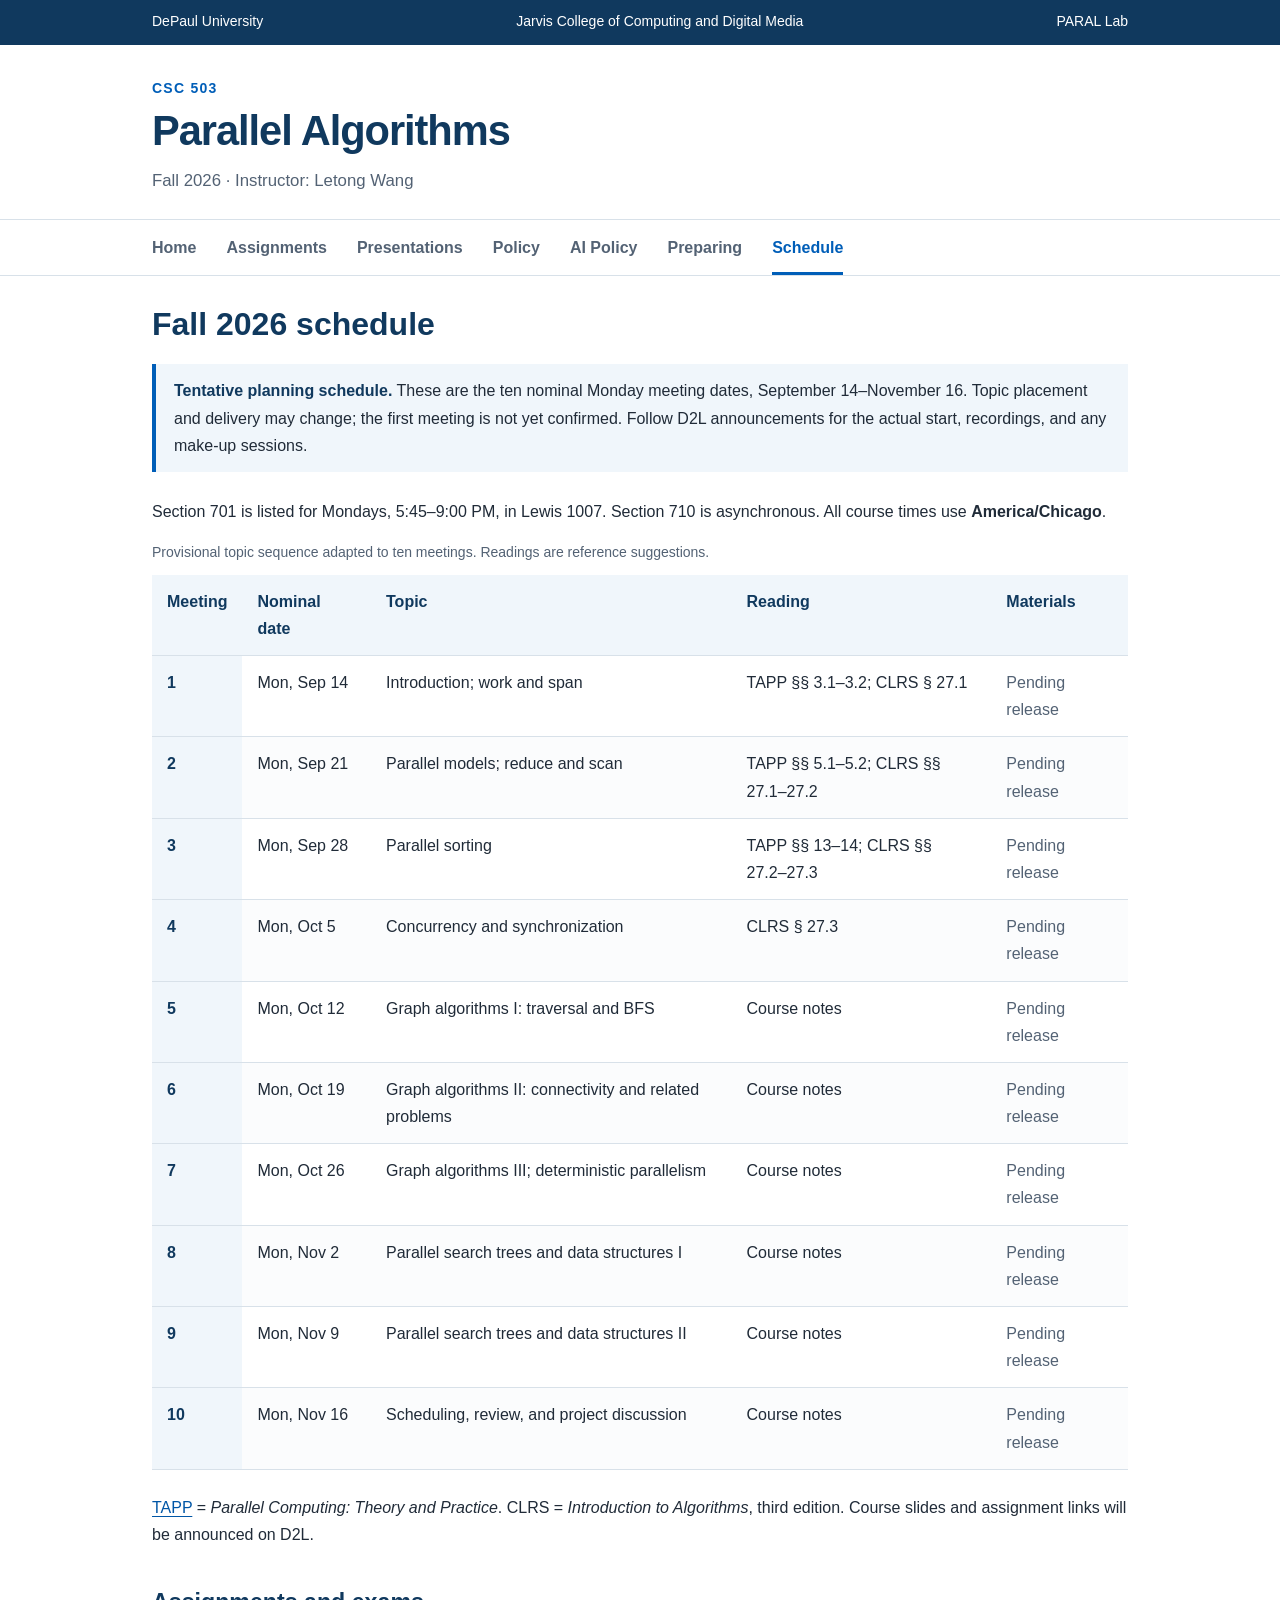
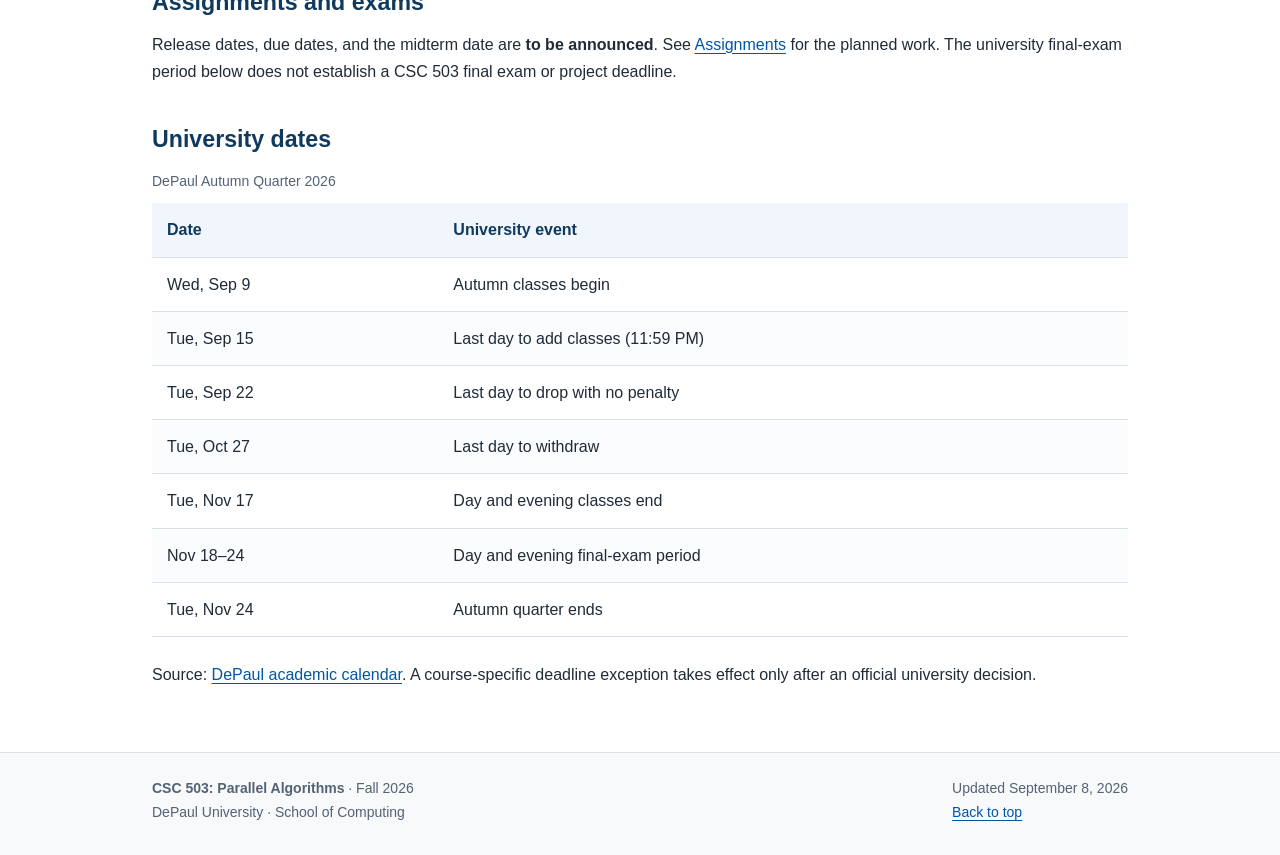
<file: teaching/csc503/fall2026/schedule/index.html>
<!DOCTYPE html>
<html lang="en">
<head>
<meta charset="utf-8">
<meta name="viewport" content="width=device-width, initial-scale=1">
<title>Schedule | CSC 503 | DePaul University</title>
<meta name="description" content="Schedule — CSC 503: Parallel Algorithms, Fall 2026, DePaul University. Instructor: Letong Wang.">
<meta name="theme-color" content="#10395e">
<link rel="stylesheet" href="../assets/course.css">
</head>
<body id="top">
<a class="skip" href="#main">Skip to content</a>
<div class="institution"><div class="wrap"><a href="https://www.depaul.edu/">DePaul University</a><span class="college">Jarvis College of Computing and Digital Media</span><a href="https://lottiewang.github.io/PARAL-Lab/">PARAL Lab</a></div></div>
<header class="masthead"><div class="wrap"><p class="eyebrow">CSC 503</p><h1><a href="../index.html">Parallel Algorithms</a></h1><p class="term">Fall 2026 · Instructor: Letong Wang</p></div></header>
<nav class="nav" aria-label="Course navigation"><ul class="wrap"><li><a href="../index.html">Home</a></li><li><a href="../assignments/">Assignments</a></li><li><a href="../presentations/">Presentations</a></li><li><a href="../policy/">Policy</a></li><li><a href="../ai-policy/">AI Policy</a></li><li><a href="../preparing/">Preparing</a></li><li><a href="../schedule/" aria-current="page">Schedule</a></li></ul></nav>
<main class="wrap" id="main">
<h2 class="page-title">Fall 2026 schedule</h2>
<div class="notice"><p><strong>Tentative planning schedule.</strong> These are the ten nominal Monday meeting dates, September 14–November 16. Topic placement and delivery may change; the first meeting is not yet confirmed. Follow D2L announcements for the actual start, recordings, and any make-up sessions.</p></div>
<p>Section 701 is listed for Mondays, 5:45–9:00 PM, in Lewis 1007. Section 710 is asynchronous. All course times use <strong>America/Chicago</strong>.</p>
<div class="table-scroll" tabindex="0" role="region" aria-label="Tentative lecture schedule"><table><caption>Provisional topic sequence adapted to ten meetings. Readings are reference suggestions.</caption><thead><tr><th scope="col">Meeting</th><th scope="col">Nominal date</th><th scope="col">Topic</th><th scope="col">Reading</th><th scope="col">Materials</th></tr></thead><tbody><tr><th scope="row">1</th><td class="date"><time datetime="2026-09-14">Mon, Sep 14</time></td><td>Introduction; work and span</td><td>TAPP §§ 3.1–3.2; CLRS § 27.1</td><td><span class="muted">Pending release</span></td></tr><tr><th scope="row">2</th><td class="date"><time datetime="2026-09-21">Mon, Sep 21</time></td><td>Parallel models; reduce and scan</td><td>TAPP §§ 5.1–5.2; CLRS §§ 27.1–27.2</td><td><span class="muted">Pending release</span></td></tr><tr><th scope="row">3</th><td class="date"><time datetime="2026-09-28">Mon, Sep 28</time></td><td>Parallel sorting</td><td>TAPP §§ 13–14; CLRS §§ 27.2–27.3</td><td><span class="muted">Pending release</span></td></tr><tr><th scope="row">4</th><td class="date"><time datetime="2026-10-05">Mon, Oct 5</time></td><td>Concurrency and synchronization</td><td>CLRS § 27.3</td><td><span class="muted">Pending release</span></td></tr><tr><th scope="row">5</th><td class="date"><time datetime="2026-10-12">Mon, Oct 12</time></td><td>Graph algorithms I: traversal and BFS</td><td>Course notes</td><td><span class="muted">Pending release</span></td></tr><tr><th scope="row">6</th><td class="date"><time datetime="2026-10-19">Mon, Oct 19</time></td><td>Graph algorithms II: connectivity and related problems</td><td>Course notes</td><td><span class="muted">Pending release</span></td></tr><tr><th scope="row">7</th><td class="date"><time datetime="2026-10-26">Mon, Oct 26</time></td><td>Graph algorithms III; deterministic parallelism</td><td>Course notes</td><td><span class="muted">Pending release</span></td></tr><tr><th scope="row">8</th><td class="date"><time datetime="2026-11-02">Mon, Nov 2</time></td><td>Parallel search trees and data structures I</td><td>Course notes</td><td><span class="muted">Pending release</span></td></tr><tr><th scope="row">9</th><td class="date"><time datetime="2026-11-09">Mon, Nov 9</time></td><td>Parallel search trees and data structures II</td><td>Course notes</td><td><span class="muted">Pending release</span></td></tr><tr><th scope="row">10</th><td class="date"><time datetime="2026-11-16">Mon, Nov 16</time></td><td>Scheduling, review, and project discussion</td><td>Course notes</td><td><span class="muted">Pending release</span></td></tr></tbody></table></div>
<p><a href="https://www.cs.cmu.edu/afs/cs/academic/class/15210-f15/www/tapp.html">TAPP</a> = <em>Parallel Computing: Theory and Practice</em>. CLRS = <em>Introduction to Algorithms</em>, third edition. Course slides and assignment links will be announced on D2L.</p>
<h2>Assignments and exams</h2><p>Release dates, due dates, and the midterm date are <strong>to be announced</strong>. See <a href="../assignments/">Assignments</a> for the planned work. The university final-exam period below does not establish a CSC 503 final exam or project deadline.</p>
<h2>University dates</h2>
<div class="table-scroll"><table><caption>DePaul Autumn Quarter 2026</caption><thead><tr><th scope="col">Date</th><th scope="col">University event</th></tr></thead><tbody>
<tr><td class="date">Wed, Sep 9</td><td>Autumn classes begin</td></tr>
<tr><td class="date">Tue, Sep 15</td><td>Last day to add classes (11:59 PM)</td></tr>
<tr><td class="date">Tue, Sep 22</td><td>Last day to drop with no penalty</td></tr>
<tr><td class="date">Tue, Oct 27</td><td>Last day to withdraw</td></tr>
<tr><td class="date">Tue, Nov 17</td><td>Day and evening classes end</td></tr>
<tr><td class="date">Nov 18–24</td><td>Day and evening final-exam period</td></tr>
<tr><td class="date">Tue, Nov 24</td><td>Autumn quarter ends</td></tr>
</tbody></table></div>
<p>Source: <a href="https://academics.depaul.edu/calendar/Pages/default.aspx">DePaul academic calendar</a>. A course-specific deadline exception takes effect only after an official university decision.</p>
</main>
<footer class="footer"><div class="wrap"><div><p><strong>CSC 503: Parallel Algorithms</strong> · Fall 2026</p><p>DePaul University · School of Computing</p></div><p>Updated September 8, 2026<br><a class="back-top" href="#top">Back to top</a></p></div></footer>
</body></html>
</file>
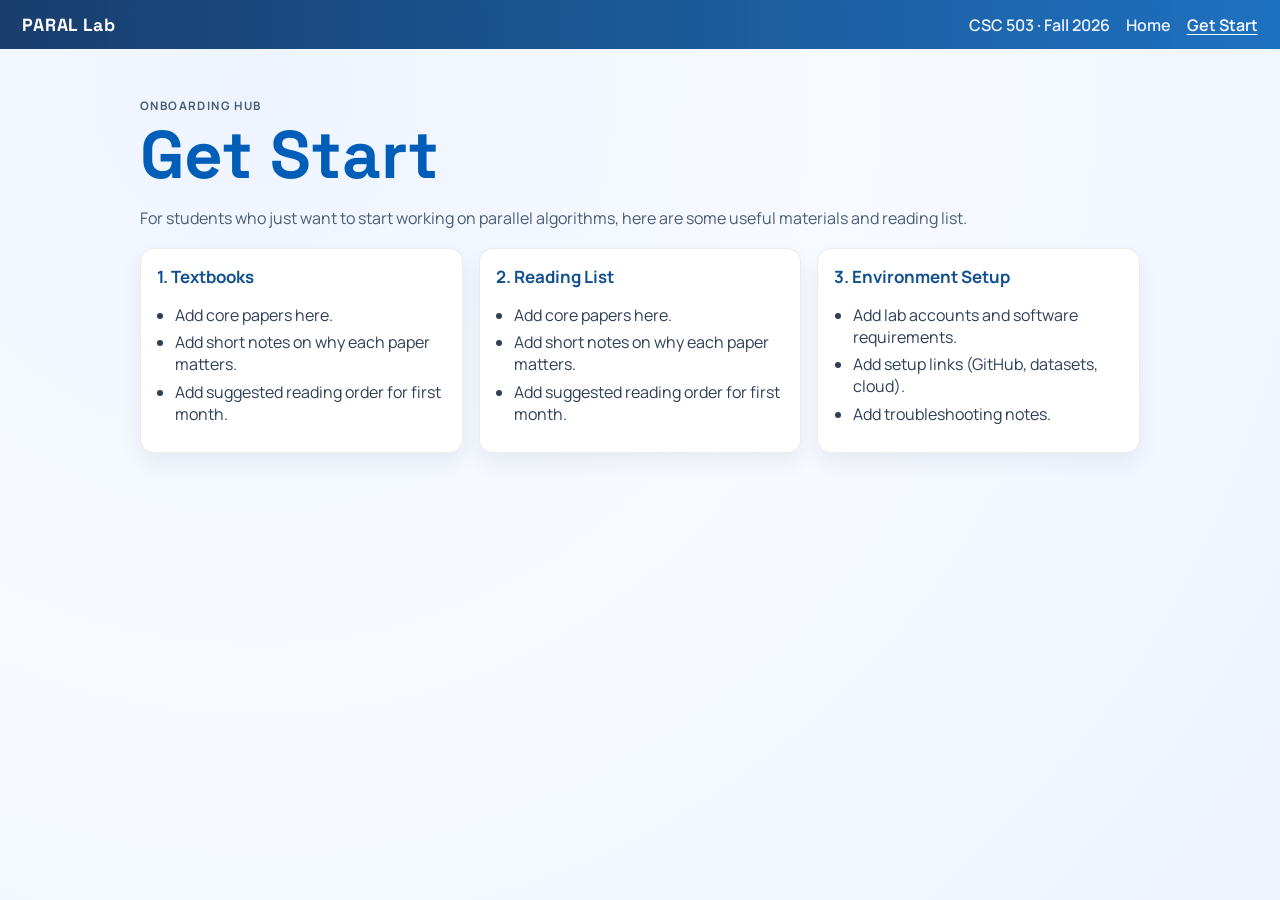
<file: get-start.html>
<!DOCTYPE html>
<html lang="en">
  <head>
    <meta charset="UTF-8" />
    <meta name="viewport" content="width=device-width, initial-scale=1.0" />
    <title>Get Start | PARAL Lab</title>
    <meta
      name="description"
      content="Get Start page for new PARAL Lab students. Maintain onboarding materials, reading lists, and milestones."
    />
    <link rel="preconnect" href="https://fonts.googleapis.com" />
    <link rel="preconnect" href="https://fonts.gstatic.com" crossorigin />
    <link
      href="https://fonts.googleapis.com/css2?family=Manrope:wght@400;500;700;800&family=Space+Grotesk:wght@500;700&display=swap"
      rel="stylesheet"
    />
    <link rel="stylesheet" href="styles.css" />
  </head>
  <body class="inner-page">
    <header class="site-header">
      <a class="brand" href="index.html">PARAL Lab</a>
      <nav class="site-nav" aria-label="Main navigation">
        <a href="teaching/csc503/fall2026/">CSC 503 · Fall 2026</a>
        <a href="index.html">Home</a>
        <a class="active" href="get-start.html">Get Start</a>
      </nav>
    </header>

    <main class="content-wrap">
      <section class="page-intro">
        <p class="eyebrow">Onboarding Hub</p>
        <h1>Get Start</h1>
        <p>
          For students who just want to start working on parallel algorithms, here are some useful materials and reading list.
        </p>
      </section>

      <section class="cards-grid" aria-label="Get Start sections">
        <article class="info-card">
          <h2>1. Textbooks</h2>
          <ul>
            <li>Add core papers here.</li>
            <li>Add short notes on why each paper matters.</li>
            <li>Add suggested reading order for first month.</li>
          </ul>
        </article>
        <article class="info-card">
          <h2>2. Reading List</h2>
          <ul>
            <li>Add core papers here.</li>
            <li>Add short notes on why each paper matters.</li>
            <li>Add suggested reading order for first month.</li>
          </ul>
        </article>

        <article class="info-card">
          <h2>3. Environment Setup</h2>
          <ul>
            <li>Add lab accounts and software requirements.</li>
            <li>Add setup links (GitHub, datasets, cloud).</li>
            <li>Add troubleshooting notes.</li>
          </ul>
        </article>

        <!-- <article class="info-card">
          <h2>3. First Milestones</h2>
          <ul>
            <li>Week 1: Background reading and kickoff meeting.</li>
            <li>Week 2-3: Reproduce baseline result.</li>
            <li>Week 4: Present first progress update.</li>
          </ul>
        </article>

        <article class="info-card">
          <h2>4. Communication</h2>
          <ul>
            <li>Add meeting schedule and office hours.</li>
            <li>Add channel links (Slack/Email/Teams).</li>
            <li>Add expectations for weekly updates.</li>
          </ul>
        </article> -->
      </section>
    </main>

    <!-- <footer class="site-footer">
      <p>Maintain this file directly: <code>get-start.html</code></p>
    </footer> -->
  </body>
</html>
</file>
<file: teaching/csc503/fall2026/assets/course.css>
:root{--blue:#005eb8;--navy:#10395e;--ink:#202b38;--muted:#536274;--line:#d8e1e9;--pale:#f0f6fb;--red:#bd2334}
*{box-sizing:border-box}html{scroll-behavior:smooth;scroll-padding-top:1rem}body{margin:0;background:#fff;color:var(--ink);font:1rem/1.7 -apple-system,BlinkMacSystemFont,"Segoe UI",Arial,sans-serif}a{color:#0056a6;text-underline-offset:.2em}a:hover{color:#002f60}a:focus-visible{outline:3px solid #b82436;outline-offset:4px}h1,h2,h3{line-height:1.25;color:var(--navy)}h1{font-size:clamp(1.85rem,4vw,2.6rem);letter-spacing:-.025em;margin:.3rem 0 .6rem}h2{font-size:1.45rem;margin:2.5rem 0 .85rem}h3{font-size:1.12rem;margin:1.6rem 0 .6rem}p{margin:.7rem 0 1rem}ul,ol{padding-left:1.4rem}li{margin:.4rem 0}.wrap{max-width:1040px;margin:auto;padding:0 32px}.skip{position:absolute;top:-100px;left:20px;background:white;padding:12px;z-index:10}.skip:focus{top:10px}.institution{background:var(--navy);color:white;font-size:.875rem;padding:.65rem 0}.institution .wrap{display:flex;justify-content:space-between;gap:1rem;flex-wrap:wrap}.institution a{color:white;text-decoration:none}.institution a:hover{text-decoration:underline}.masthead{padding:32px 0 24px;border-bottom:1px solid var(--line)}.eyebrow{color:var(--blue);font-weight:700;font-size:.875rem;letter-spacing:.09em;text-transform:uppercase;margin:0}.masthead h1 a{color:inherit;text-decoration:none}.term{font-size:1.05rem;color:var(--muted);margin:0}.nav{border-bottom:1px solid var(--line);background:#fff}.nav ul{list-style:none;display:flex;flex-wrap:wrap;gap:0 30px;padding:0 32px;margin:0 auto}.nav li{margin:0}.nav a{display:block;padding:14px 0 11px;border-bottom:3px solid transparent;text-decoration:none;color:var(--muted);font-weight:600}.nav a[aria-current=page]{color:var(--blue);border-color:var(--blue)}.nav a:hover{color:var(--blue)}main{padding-top:28px!important;padding-bottom:48px!important;min-height:50vh}.notice{border-left:4px solid var(--blue);background:var(--pale);padding:13px 18px;margin:0 0 26px}.notice p{margin:0}.notice strong{color:var(--navy)}.lead{font-size:1.08rem}.two-col{display:grid;grid-template-columns:1.2fr 1fr;gap:42px;margin:28px 0}.two-col h2{margin-top:0}.details{display:grid;grid-template-columns:105px 1fr;gap:10px 20px;margin:0}.details dt{font-weight:600;color:var(--muted)}.details dd{margin:0}.small{font-size:.875rem;color:var(--muted)}.muted{color:var(--muted)}.table-scroll{overflow-x:auto;margin:1rem 0 1.5rem;max-width:100%}table{width:100%;border-collapse:collapse;text-align:left;font-size:1rem}caption{text-align:left;font-size:.875rem;color:var(--muted);padding:0 0 .6rem}th{background:var(--pale);color:var(--navy);font-weight:650}th,td{padding:13px 15px;border-bottom:1px solid var(--line);vertical-align:top}tbody tr:nth-child(even){background:#fbfcfd}.date{white-space:nowrap;font-variant-numeric:tabular-nums}.resources{list-style:none;padding:0}.resources li{padding:14px 0;border-bottom:1px solid var(--line)}.resources strong{color:var(--navy)}.resources p{margin:0}.label{display:inline-block;border:1px solid #aac4dd;color:#214e78;background:#f4f8fc;border-radius:3px;padding:0 .4rem;font-size:.875rem;white-space:nowrap}.page-title{font-size:2rem;margin:0 0 20px}.footer{border-top:1px solid var(--line);padding:24px 0 30px;background:#f7f9fb}.footer .wrap{display:flex;justify-content:space-between;gap:20px;align-items:start;flex-wrap:wrap}.footer p{margin:0;font-size:.875rem;color:var(--muted)}code{font-size:.95em;background:#f0f3f6;padding:.1em .25em;border-radius:3px;overflow-wrap:anywhere}.calendar-note{border-top:2px solid var(--blue);padding-top:16px;margin-top:2rem}.calendar-note h2{margin-top:0}
@media(max-width:650px){.wrap{padding:0 20px}.masthead{padding:24px 0 20px}.nav ul{gap:0 22px;padding:0 20px}.nav a{padding:10px 0 7px;font-size:.95rem}.two-col{grid-template-columns:1fr;gap:28px}.details{grid-template-columns:90px 1fr;gap:8px 12px}th,td{padding:10px}.institution .college{display:none}main{padding-top:22px!important}.date{white-space:normal}}
@media(prefers-reduced-motion:reduce){html{scroll-behavior:auto}}
@media print{.institution,.nav,.skip,.back-top{display:none}.wrap{max-width:none;padding:0}body{font-size:11pt}.masthead{padding:0 0 12px}.table-scroll{overflow:visible}a{color:inherit}.notice{background:none}.footer{background:none}tr{break-inside:avoid}}
</file>
<file: styles.css>
:root {
  --ink: #0f1722;
  --paper: #f4f8ff;
  --brand: #005eb8;
  --accent: #d2293e;
  --card: #ffffff;
  --muted: #4a5c74;
}

* {
  box-sizing: border-box;
}

html,
body {
  margin: 0;
  padding: 0;
}

body {
  font-family: "Manrope", "Avenir Next", sans-serif;
  color: var(--ink);
  background: radial-gradient(circle at 20% 10%, #eef4ff 0%, #f7faff 45%, #edf3ff 100%);
  min-height: 100vh;
}

.site-header {
  position: fixed;
  top: 0;
  left: 0;
  right: 0;
  z-index: 20;
  display: flex;
  align-items: center;
  justify-content: space-between;
  padding: 0.85rem 1.4rem;
  background: linear-gradient(90deg, rgba(0, 42, 93, 0.9), rgba(0, 94, 184, 0.88));
  backdrop-filter: blur(6px);
}

.brand {
  font-family: "Space Grotesk", "Trebuchet MS", sans-serif;
  font-size: 1.1rem;
  font-weight: 700;
  color: #fff;
  text-decoration: none;
  letter-spacing: 0.04em;
}

.site-nav {
  display: flex;
  flex-wrap: wrap;
  justify-content: flex-end;
  gap: 1rem;
}

.site-nav a {
  color: #eaf3ff;
  text-decoration: none;
  font-weight: 600;
}

.site-nav a.active,
.site-nav a:hover {
  color: #fff;
  text-decoration: underline;
  text-underline-offset: 0.2rem;
}

.hero {
  position: relative;
  min-height: 100vh;
  overflow: hidden;
  display: grid;
  place-items: center;
  isolation: isolate;
}

.hero-image {
  position: absolute;
  inset: 0;
  width: 100%;
  height: 100%;
  object-fit: cover;
  transform: scale(1.04);
  animation: heroZoom 11s ease-out both;
}

.hero-overlay {
  position: absolute;
  inset: 0;
  background:
    linear-gradient(110deg, rgba(5, 20, 44, 0.75), rgba(5, 20, 44, 0.2) 58%, rgba(210, 41, 62, 0.3)),
    radial-gradient(circle at 10% 30%, rgba(0, 94, 184, 0.45), transparent 50%);
  z-index: 1;
}

.hero-content {
  position: relative;
  z-index: 2;
  width: min(90%, 850px);
  color: #fff;
  padding-top: 4rem;
  animation: fadeUp 700ms ease-out both;
}

.eyebrow {
  text-transform: uppercase;
  letter-spacing: 0.12em;
  font-size: 0.73rem;
  margin: 0;
  color: #d2e6ff;
  font-weight: 700;
}

h1 {
  margin: 0.45rem 0 0.9rem;
  font-family: "Space Grotesk", "Trebuchet MS", sans-serif;
  font-size: clamp(2.1rem, 8vw, 4.2rem);
  line-height: 1.04;
}

.hero-content p {
  max-width: 58ch;
  font-size: clamp(1rem, 1.4vw, 1.2rem);
}

.cta {
  display: inline-block;
  margin-top: 1.2rem;
  background: linear-gradient(90deg, #ff5f6d, var(--accent));
  color: #fff;
  text-decoration: none;
  padding: 0.78rem 1.15rem;
  font-weight: 800;
  border-radius: 999px;
  transition: transform 180ms ease, box-shadow 180ms ease;
}

.cta:hover {
  transform: translateY(-2px);
  box-shadow: 0 12px 22px rgba(210, 41, 62, 0.35);
}

.intro,
.content-wrap {
  width: min(92%, 1000px);
  margin: 0 auto;
}

.intro {
  margin-top: -3rem;
  margin-bottom: 3rem;
  background: rgba(255, 255, 255, 0.92);
  border: 1px solid rgba(0, 94, 184, 0.1);
  border-radius: 16px;
  padding: 1.2rem 1.3rem;
  box-shadow: 0 16px 28px rgba(13, 30, 57, 0.08);
}

.intro h2 {
  margin-top: 0;
}

.inner-page .content-wrap {
  padding-top: 6.1rem;
  padding-bottom: 2rem;
}

.page-intro h1 {
  color: var(--brand);
}

.page-intro p {
  color: var(--muted);
}

.cards-grid {
  margin-top: 1.2rem;
  display: grid;
  grid-template-columns: repeat(auto-fit, minmax(220px, 1fr));
  gap: 1rem;
}

.info-card {
  background: var(--card);
  border-radius: 14px;
  padding: 1rem 1rem 0.7rem;
  border: 1px solid rgba(15, 23, 34, 0.08);
  box-shadow: 0 10px 22px rgba(15, 23, 34, 0.06);
  animation: fadeUp 600ms ease both;
}

.info-card h2 {
  margin-top: 0;
  font-size: 1.06rem;
  color: #114f8f;
}

.info-card ul {
  padding-left: 1.15rem;
}

.info-card li {
  margin-bottom: 0.35rem;
  color: #2f3f56;
}

.site-footer {
  border-top: 1px solid rgba(15, 23, 34, 0.1);
  padding: 0.8rem 1.25rem 1.2rem;
  color: #364b67;
  background: rgba(255, 255, 255, 0.66);
}

.site-footer p {
  margin: 0.3rem 0;
  font-size: 0.92rem;
}

@keyframes heroZoom {
  from {
    transform: scale(1.12);
  }

  to {
    transform: scale(1.04);
  }
}

@keyframes fadeUp {
  from {
    opacity: 0;
    transform: translateY(14px);
  }

  to {
    opacity: 1;
    transform: translateY(0);
  }
}

@media (max-width: 700px) {
  .site-header {
    padding: 0.72rem 1rem;
    gap: 0.75rem;
    align-items: flex-start;
  }

  .brand { flex-shrink: 0; }
  .site-nav { gap: 0.35rem 0.8rem; font-size: 0.875rem; }

  .hero-content {
    padding-top: 4.5rem;
  }

  .intro {
    margin-top: -1.25rem;
  }
}
</file>
